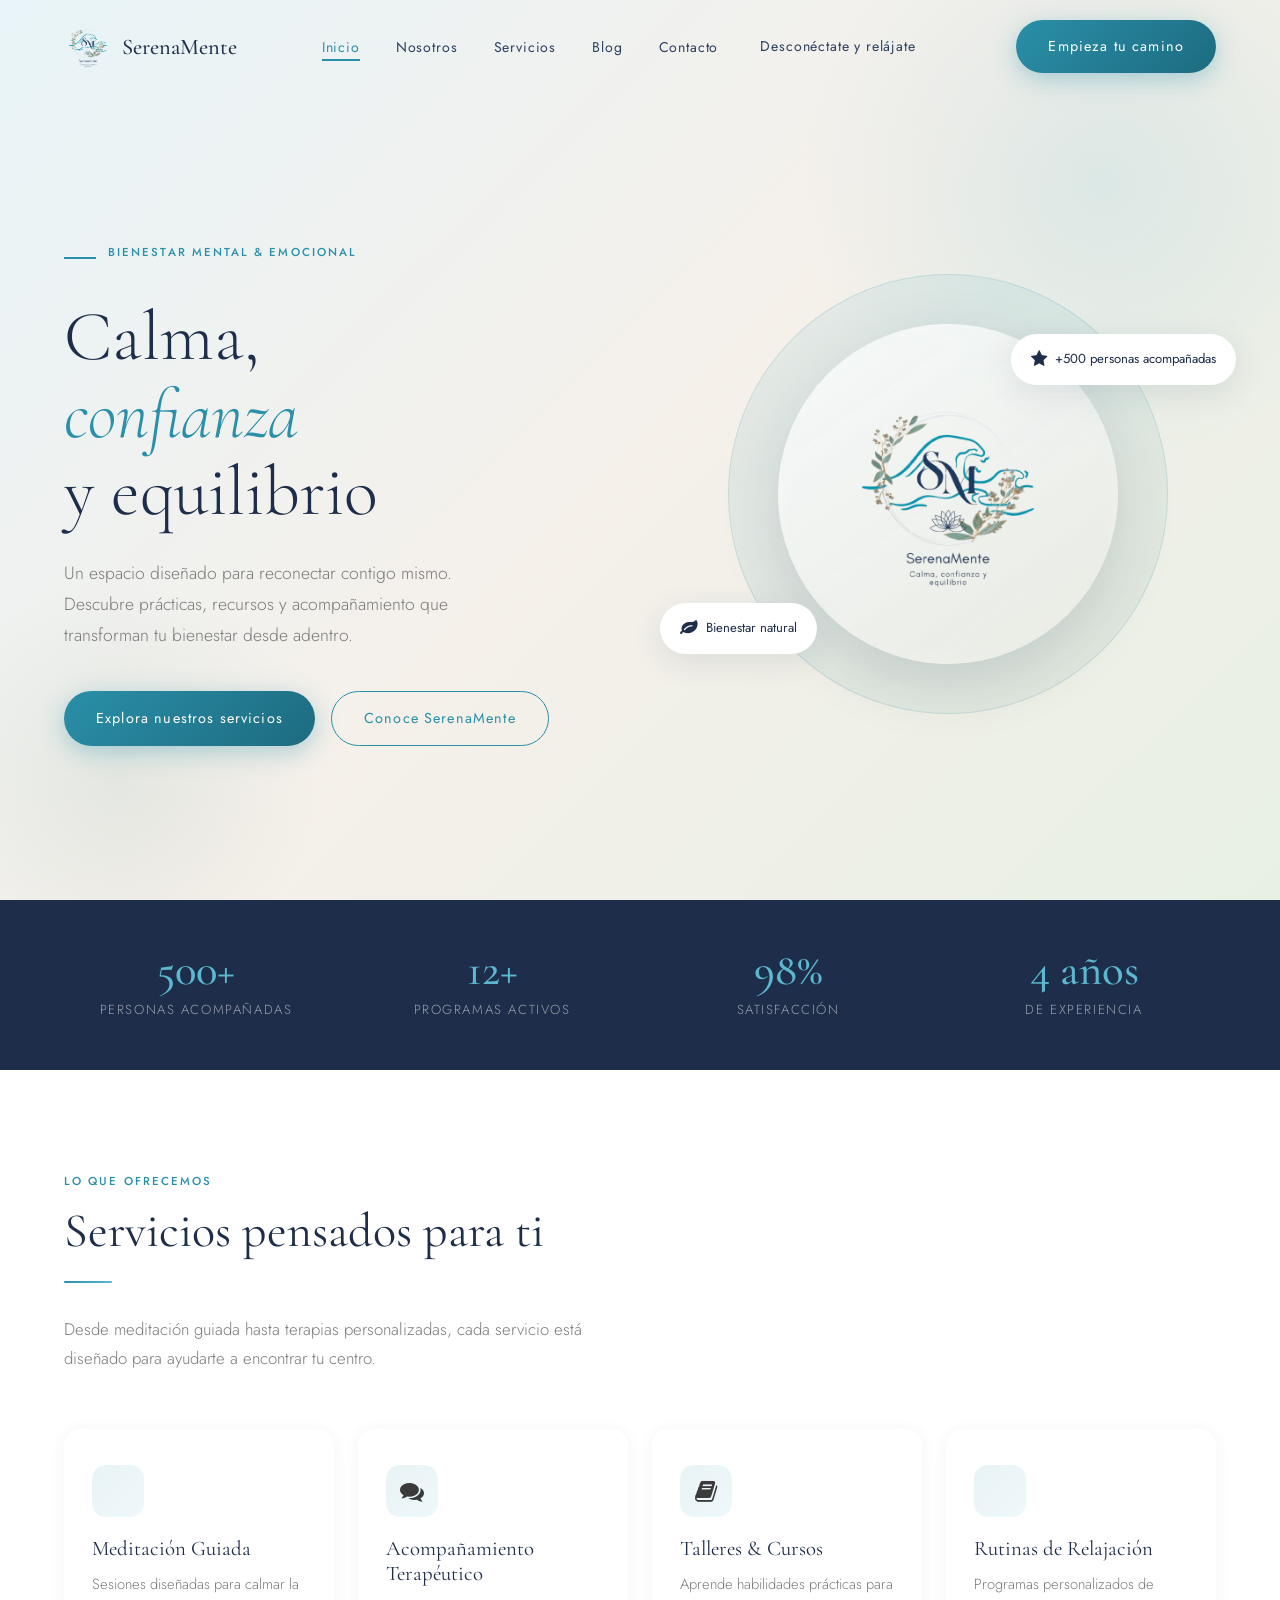
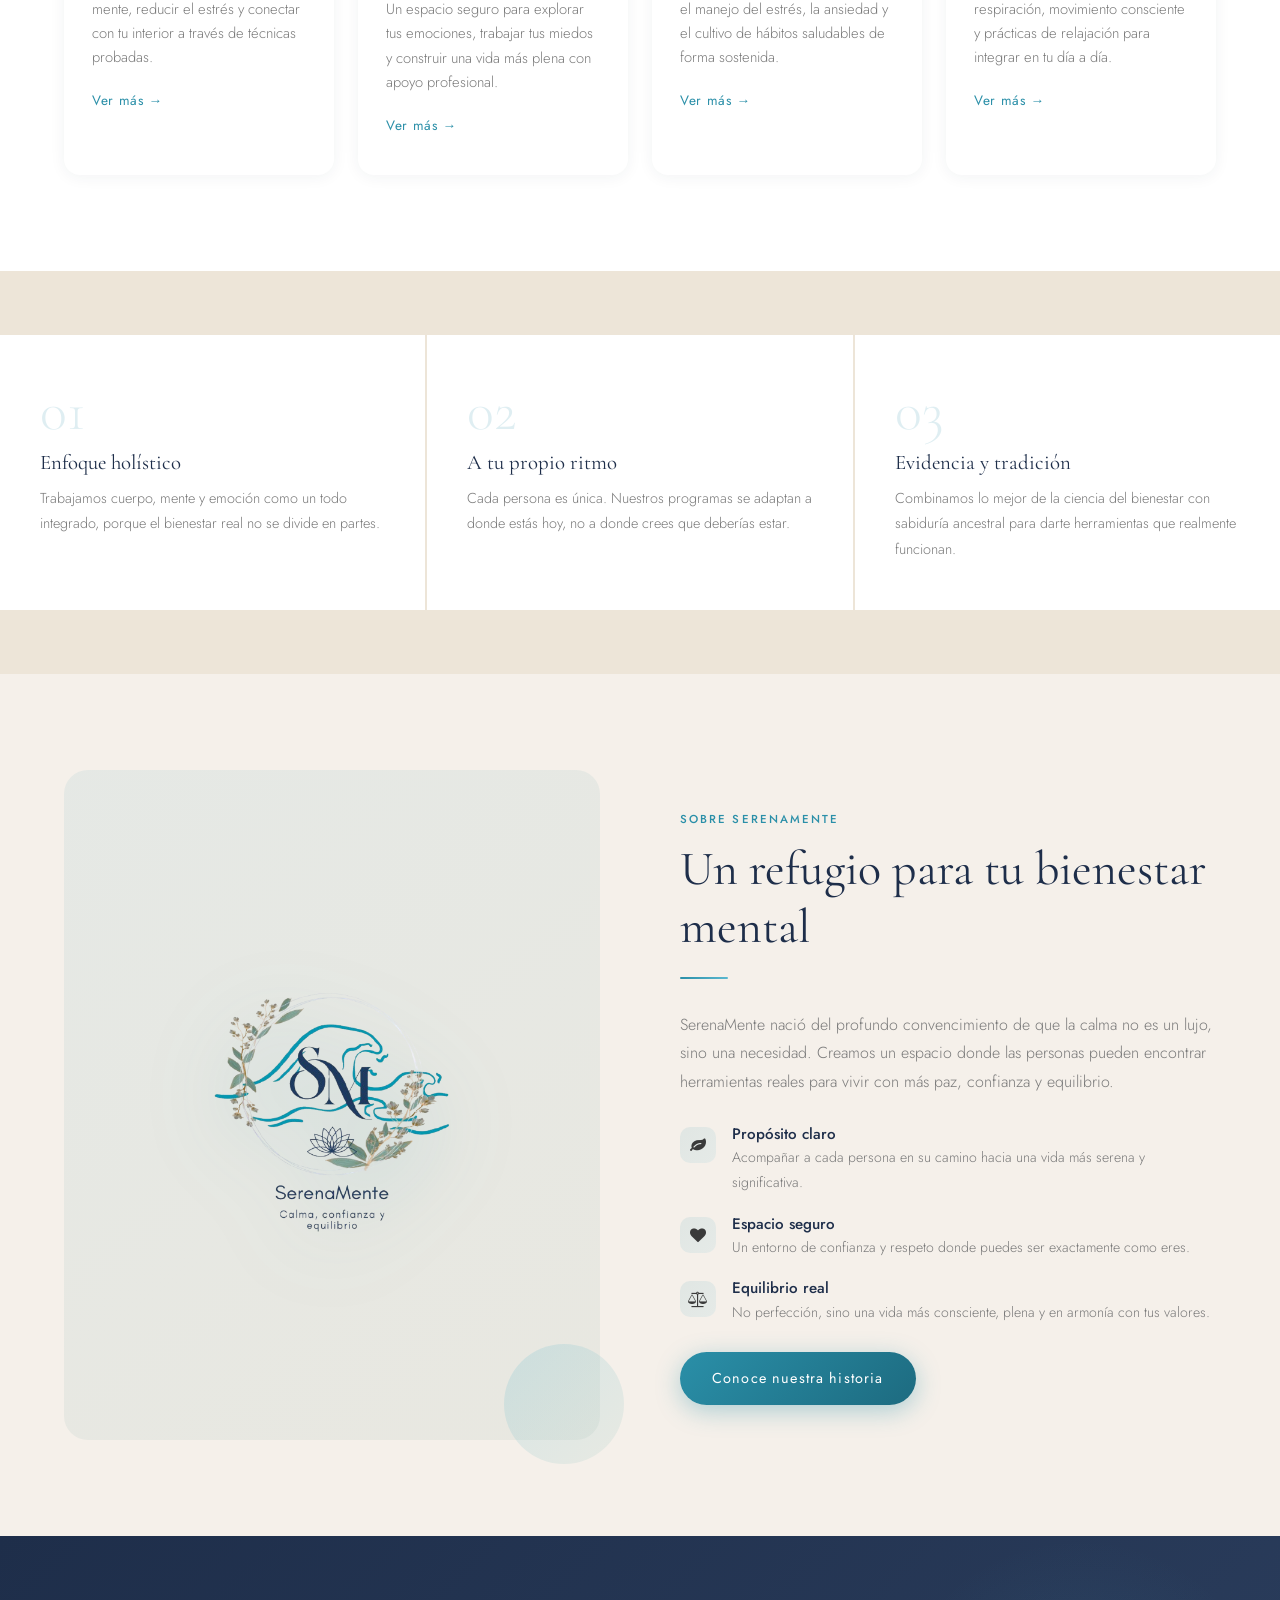
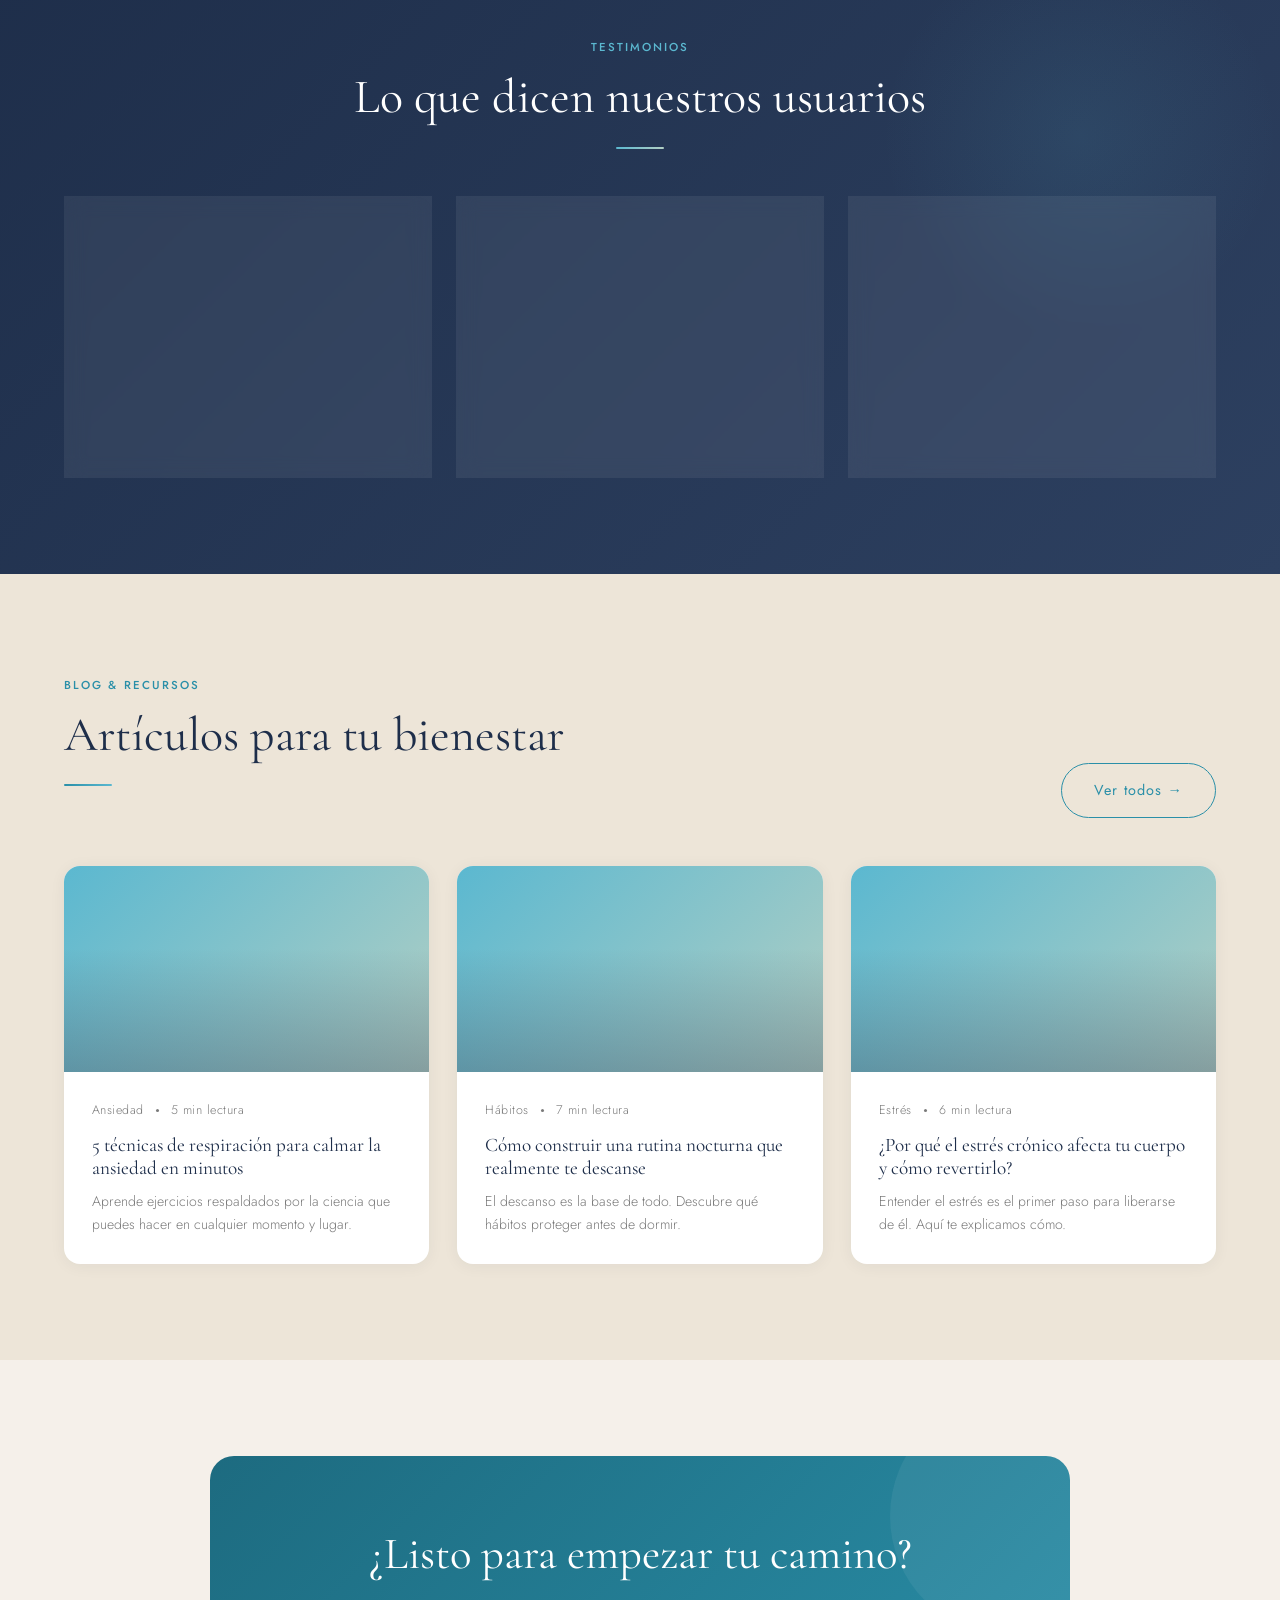
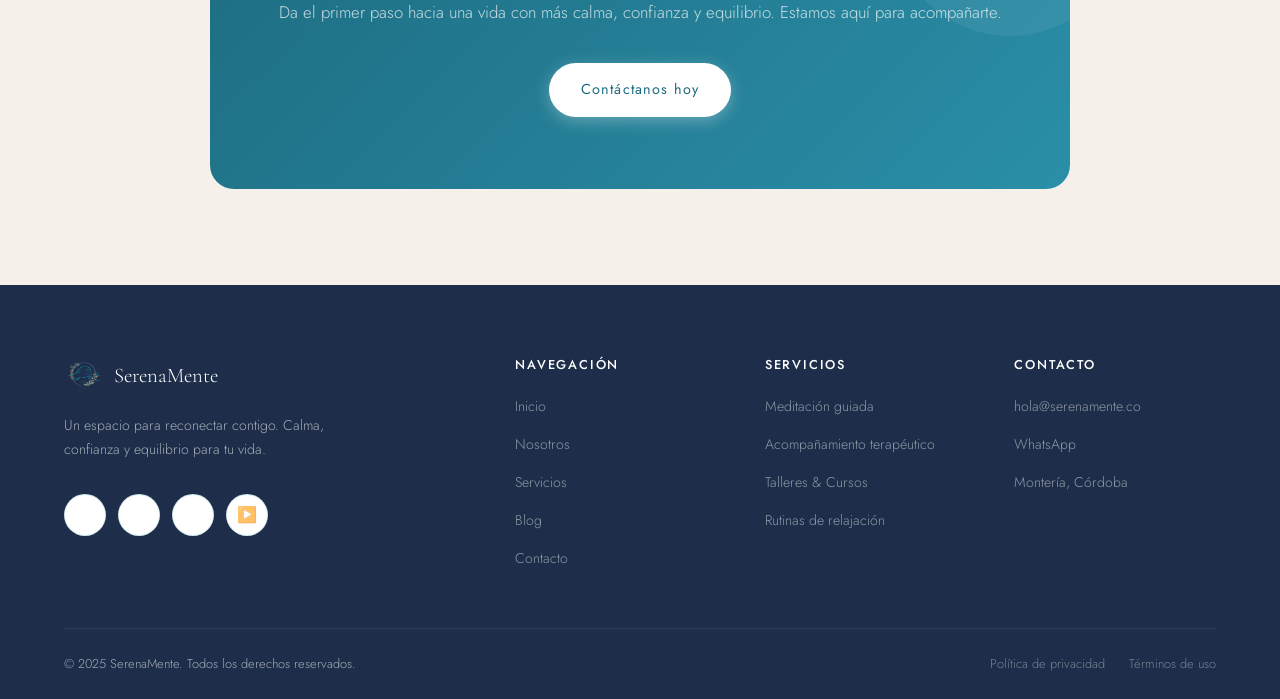
<file: index.html>
<!DOCTYPE html>
<html lang="es">
<head>
  <meta charset="UTF-8" />
  <meta name="viewport" content="width=device-width, initial-scale=1.0" />
  <title>SerenaMente — Calma, confianza y equilibrio</title>
  <link rel="stylesheet" href="styles.css" />
  <link rel="preconnect" href="https://fonts.googleapis.com" />
  <style>

    .features {
      background: var(--cream-dark);
    }
    .features-inner {
      display: grid;
      grid-template-columns: repeat(3, 1fr);
      gap: 2px;
    }
    .feature-block {
      background: var(--white);
      padding: 48px 40px;
      transition: var(--transition);
    }
    .feature-block:hover { background: var(--cream); }
    .feature-num {
      font-family: 'Cormorant Garamond', serif;
      font-size: 3.5rem;
      color: rgba(42,143,168,0.15);
      line-height: 1;
      margin-bottom: 12px;
    }
    .feature-block h3 { font-size: 1.3rem; margin-bottom: 10px; }
    .feature-block p { font-size: 0.9rem; color: var(--text-muted); }

    .blog-section { background: var(--cream-dark); }

    .cta-section { padding: 96px 0; }

    @media (max-width: 900px) {
      .features-inner { grid-template-columns: 1fr; }
    }
  </style>
  <link rel="stylesheet" href="https://cdnjs.cloudflare.com/ajax/libs/font-awesome/4.7.0/css/font-awesome.min.css" />
</head>
<body>

  <nav class="navbar" id="navbar">
    <div class="container">
      <a href="index.html" class="nav-logo">
        <img src="Logojueves.jpeg" alt="SerenaMente Logo" />
        <span class="nav-logo-text">SerenaMente</span>
      </a>
      <ul class="nav-links">
        <li><a href="index.html" class="active">Inicio</a></li>
        <li><a href="nosotros.html">Nosotros</a></li>
        <li><a href="servicios.html">Servicios</a></li>
        <li><a href="blog.html">Blog</a></li>
        <li><a href="contacto.html">Contacto</a></li>
      </ul>
      <a href="contacto.html" class="btn btn-primary nav-cta">Empieza tu camino</a>
      <button class="hamburger" id="hamburger" aria-label="Menú">
        <span></span><span></span><span></span>
      </button>
    </div>
  </nav>

  <section class="hero">
    <div class="hero-bg"></div>
    <div class="container">
      <div class="hero-content">
        <div class="hero-eyebrow">
          <div class="hero-eyebrow-line"></div>
          <span class="tag">Bienestar mental & emocional</span>
        </div>
        <h1 class="hero-h1">
          Calma,<br><em>confianza</em><br>y equilibrio
        </h1>
        <p class="hero-desc">
          Un espacio diseñado para reconectar contigo mismo. Descubre prácticas, recursos y acompañamiento que transforman tu bienestar desde adentro.
        </p>
        <div class="hero-actions">
          <a href="servicios.html" class="btn btn-primary">Explora nuestros servicios</a>
          <a href="nosotros.html" class="btn btn-outline">Conoce SerenaMente</a>
        </div>
      </div>

      <div class="hero-visual">
        <div class="hero-circle">
          <div class="hero-circle-inner">
            <img src="Logojueves.jpeg" alt="SerenaMente" class="hero-logo-img" />
          </div>
        </div>
        <div class="hero-badge hero-badge-1">
          <span class="hero-badge-icon"><i class="fa fa-leaf"></i></span>
          <span>Bienestar natural</span>
        </div>
        <div class="hero-badge hero-badge-2">
          <span class="hero-badge-icon"><i class="fa fa-star"></i></span>
          <span>+500 personas acompañadas</span>
        </div>
      </div>
    </div>
  </section>

  <div class="stats-strip">
    <div class="container">
      <div>
        <div class="stat-num">500+</div>
        <div class="stat-label">Personas acompañadas</div>
      </div>
      <div>
        <div class="stat-num">12+</div>
        <div class="stat-label">Programas activos</div>
      </div>
      <div>
        <div class="stat-num">98%</div>
        <div class="stat-label">Satisfacción</div>
      </div>
      <div>
        <div class="stat-num">4 años</div>
        <div class="stat-label">De experiencia</div>
      </div>
    </div>
  </div>

  <section class="section" style="background: var(--white);">
    <div class="container">
      <div class="reveal">
        <span class="tag">Lo que ofrecemos</span>
        <h2 class="section-title">Servicios pensados para ti</h2>
        <div class="divider"></div>
        <p class="section-sub">Desde meditación guiada hasta terapias personalizadas, cada servicio está diseñado para ayudarte a encontrar tu centro.</p>
      </div>
      <div class="services-grid">
        <div class="service-card reveal">
          <div class="service-icon"><i class="fa fa-spa"></i></div>
          <h3>Meditación Guiada</h3>
          <p>Sesiones diseñadas para calmar la mente, reducir el estrés y conectar con tu interior a través de técnicas probadas.</p>
          <a href="servicios.html" class="service-link">Ver más →</a>
        </div>
        <div class="service-card reveal">
          <div class="service-icon"><i class="fa fa-comments"></i></div>
          <h3>Acompañamiento Terapéutico</h3>
          <p>Un espacio seguro para explorar tus emociones, trabajar tus miedos y construir una vida más plena con apoyo profesional.</p>
          <a href="servicios.html" class="service-link">Ver más →</a>
        </div>
        <div class="service-card reveal">
          <div class="service-icon"><i class="fa fa-book"></i></div>
          <h3>Talleres & Cursos</h3>
          <p>Aprende habilidades prácticas para el manejo del estrés, la ansiedad y el cultivo de hábitos saludables de forma sostenida.</p>
          <a href="servicios.html" class="service-link">Ver más →</a>
        </div>
        <div class="service-card reveal">
          <div class="service-icon"><i class="fa fa-water"></i></div>
          <h3>Rutinas de Relajación</h3>
          <p>Programas personalizados de respiración, movimiento consciente y prácticas de relajación para integrar en tu día a día.</p>
          <a href="servicios.html" class="service-link">Ver más →</a>
        </div>
      </div>
    </div>
  </section>

  <section class="features section-sm">
    <div class="features-inner">
      <div class="feature-block reveal">
        <div class="feature-num">01</div>
        <h3>Enfoque holístico</h3>
        <p>Trabajamos cuerpo, mente y emoción como un todo integrado, porque el bienestar real no se divide en partes.</p>
      </div>
      <div class="feature-block reveal">
        <div class="feature-num">02</div>
        <h3>A tu propio ritmo</h3>
        <p>Cada persona es única. Nuestros programas se adaptan a donde estás hoy, no a donde crees que deberías estar.</p>
      </div>
      <div class="feature-block reveal">
        <div class="feature-num">03</div>
        <h3>Evidencia y tradición</h3>
        <p>Combinamos lo mejor de la ciencia del bienestar con sabiduría ancestral para darte herramientas que realmente funcionan.</p>
      </div>
    </div>
  </section>

  <section class="section" style="background: var(--cream);">
    <div class="container">
      <div class="about-grid">
        <div class="about-visual reveal">
          <div class="about-img-wrap">
            <img src="Logojueves.jpeg" alt="SerenaMente" class="about-logo-large" />
          </div>
          <div class="about-accent"></div>
        </div>
        <div class="reveal">
          <span class="tag">Sobre SerenaMente</span>
          <h2 class="section-title">Un refugio para tu bienestar mental</h2>
          <div class="divider"></div>
          <p style="color: var(--text-muted); margin-bottom: 28px; font-size: 1rem; line-height: 1.8;">
            SerenaMente nació del profundo convencimiento de que la calma no es un lujo, sino una necesidad. Creamos un espacio donde las personas pueden encontrar herramientas reales para vivir con más paz, confianza y equilibrio.
          </p>
          <div class="about-list">
            <div class="about-item">
              <div class="about-item-icon"><i class="fa fa-leaf"></i></div>
              <div>
                <h4>Propósito claro</h4>
                <p>Acompañar a cada persona en su camino hacia una vida más serena y significativa.</p>
              </div>
            </div>
            <div class="about-item">
              <div class="about-item-icon"><i class="fa fa-heart"></i></div>
              <div>
                <h4>Espacio seguro</h4>
                <p>Un entorno de confianza y respeto donde puedes ser exactamente como eres.</p>
              </div>
            </div>
            <div class="about-item">
              <div class="about-item-icon"><i class="fa fa-balance-scale"></i></div>
              <div>
                <h4>Equilibrio real</h4>
                <p>No perfección, sino una vida más consciente, plena y en armonía con tus valores.</p>
              </div>
            </div>
          </div>
          <a href="nosotros.html" class="btn btn-primary" style="margin-top: 8px;">Conoce nuestra historia</a>
        </div>
      </div>
    </div>
  </section>

  <section class="section testimonials-bg">
    <div class="container">
      <div class="reveal" style="text-align: center;">
        <span class="tag" style="color: var(--teal-light);">Testimonios</span>
        <h2 class="section-title" style="color: white;">Lo que dicen nuestros usuarios</h2>
        <div class="divider" style="margin: 20px auto 0;"></div>
      </div>
      <div class="testimonials-grid" style="margin-top: 48px;">
        <div class="testimonial-card reveal">
          <div class="stars">★★★★★</div>
          <p class="testimonial-text">"Gracias a SerenaMente encontré herramientas reales para manejar mi ansiedad. Las meditaciones guiadas cambiaron mi manera de iniciar el día."</p>
          <div class="testimonial-author">
            <div class="author-avatar">M</div>
            <div>
              <div class="author-name">María Fernanda</div>
              <div class="author-role">Bogotá, Colombia</div>
            </div>
          </div>
        </div>
        <div class="testimonial-card reveal">
          <div class="stars">★★★★★</div>
          <p class="testimonial-text">"El acompañamiento terapéutico me ayudó a procesar situaciones que cargaba hace años. Me siento más liviano y con más claridad."</p>
          <div class="testimonial-author">
            <div class="author-avatar">C</div>
            <div>
              <div class="author-name">Carlos Alberto</div>
              <div class="author-role">Medellín, Colombia</div>
            </div>
          </div>
        </div>
        <div class="testimonial-card reveal">
          <div class="stars">★★★★★</div>
          <p class="testimonial-text">"Los talleres son increíbles. Aprendí técnicas de respiración que ahora uso a diario. Nunca pensé que algo tan sencillo pudiera cambiar tanto."</p>
          <div class="testimonial-author">
            <div class="author-avatar">L</div>
            <div>
              <div class="author-name">Laura Sofía</div>
              <div class="author-role">Barranquilla, Colombia</div>
            </div>
          </div>
        </div>
      </div>
    </div>
  </section>

  <section class="section blog-section">
    <div class="container">
      <div class="reveal" style="display: flex; justify-content: space-between; align-items: flex-end; flex-wrap: wrap; gap: 20px; margin-bottom: 48px;">
        <div>
          <span class="tag">Blog & Recursos</span>
          <h2 class="section-title">Artículos para tu bienestar</h2>
          <div class="divider"></div>
        </div>
        <a href="blog.html" class="btn btn-outline">Ver todos →</a>
      </div>
      <div class="blog-grid">
        <div class="blog-card reveal">
          <div class="blog-img"><i class="fa fa-wind"></i><div class="blog-img-overlay"></div></div>
          <div class="blog-body">
            <div class="blog-meta">
              <span>Ansiedad</span>
              <div class="blog-meta-dot"></div>
              <span>5 min lectura</span>
            </div>
            <h3>5 técnicas de respiración para calmar la ansiedad en minutos</h3>
            <p>Aprende ejercicios respaldados por la ciencia que puedes hacer en cualquier momento y lugar.</p>
          </div>
        </div>
        <div class="blog-card reveal">
          <div class="blog-img"><i class="fa fa-moon"></i><div class="blog-img-overlay"></div></div>
          <div class="blog-body">
            <div class="blog-meta">
              <span>Hábitos</span>
              <div class="blog-meta-dot"></div>
              <span>7 min lectura</span>
            </div>
            <h3>Cómo construir una rutina nocturna que realmente te descanse</h3>
            <p>El descanso es la base de todo. Descubre qué hábitos proteger antes de dormir.</p>
          </div>
        </div>
        <div class="blog-card reveal">
          <div class="blog-img"><i class="fa fa-brain"></i><div class="blog-img-overlay"></div></div>
          <div class="blog-body">
            <div class="blog-meta">
              <span>Estrés</span>
              <div class="blog-meta-dot"></div>
              <span>6 min lectura</span>
            </div>
            <h3>¿Por qué el estrés crónico afecta tu cuerpo y cómo revertirlo?</h3>
            <p>Entender el estrés es el primer paso para liberarse de él. Aquí te explicamos cómo.</p>
          </div>
        </div>
      </div>
    </div>
  </section>

  <section class="cta-section">
    <div class="container">
      <div class="cta-banner reveal" style="text-align: center;">
        <h2>¿Listo para empezar tu camino?</h2>
        <p>Da el primer paso hacia una vida con más calma, confianza y equilibrio. Estamos aquí para acompañarte.</p>
        <a href="contacto.html" class="btn btn-white">Contáctanos hoy</a>
      </div>
    </div>
  </section>

  <footer class="footer">
    <div class="container">
      <div class="footer-grid">
        <div>
          <div class="footer-brand-logo">
            <img src="Logojueves.jpeg" alt="Logo" />
            <span class="footer-brand-name">SerenaMente</span>
          </div>
          <p class="footer-desc">Un espacio para reconectar contigo. Calma, confianza y equilibrio para tu vida.</p>
          <div class="social-links">
            <a href="#" class="social-link" title="Instagram"><i class="fa fa-camera"></i></a>
            <a href="#" class="social-link" title="Facebook"><i class="fa fa-heart"></i></a>
            <a href="#" class="social-link" title="WhatsApp"><i class="fa fa-comments"></i></a>
            <a href="#" class="social-link" title="YouTube">▶️</a>
          </div>
        </div>
        <div class="footer-col">
          <h4>Navegación</h4>
          <ul class="footer-links">
            <li><a href="index.html">Inicio</a></li>
            <li><a href="nosotros.html">Nosotros</a></li>
            <li><a href="servicios.html">Servicios</a></li>
            <li><a href="blog.html">Blog</a></li>
            <li><a href="contacto.html">Contacto</a></li>
          </ul>
        </div>
        <div class="footer-col">
          <h4>Servicios</h4>
          <ul class="footer-links">
            <li><a href="servicios.html">Meditación guiada</a></li>
            <li><a href="servicios.html">Acompañamiento terapéutico</a></li>
            <li><a href="servicios.html">Talleres & Cursos</a></li>
            <li><a href="servicios.html">Rutinas de relajación</a></li>
          </ul>
        </div>
        <div class="footer-col">
          <h4>Contacto</h4>
          <ul class="footer-links">
            <li><a href="mailto:hola@serenamente.co">hola@serenamente.co</a></li>
            <li><a href="https://wa.me/57XXXXXXXXXX">WhatsApp</a></li>
            <li><a href="#">Montería, Córdoba</a></li>
          </ul>
        </div>
      </div>
      <div class="footer-bottom">
        <span>© 2025 SerenaMente. Todos los derechos reservados.</span>
        <div class="footer-bottom-links">
          <a href="#">Política de privacidad</a>
          <a href="#">Términos de uso</a>
        </div>
      </div>
    </div>
  </footer>

  <script>
    const navbar = document.getElementById('navbar');
    window.addEventListener('scroll', () => {
      navbar.classList.toggle('scrolled', window.scrollY > 50);
    });

    const revealEls = document.querySelectorAll('.reveal');
    const observer = new IntersectionObserver(entries => {
      entries.forEach((e, i) => {
        if (e.isIntersecting) {
          setTimeout(() => e.target.classList.add('visible'), i * 80);
          observer.unobserve(e.target);
        }
      });
    }, { threshold: 0.12 });
    revealEls.forEach(el => observer.observe(el));

    document.getElementById('hamburger').addEventListener('click', () => {
      alert('Menú móvil — puedes agregar un drawer aquí');
    });
  </script>
  <script src="zen_addon.js"></script>
</body>
</html>
</file>
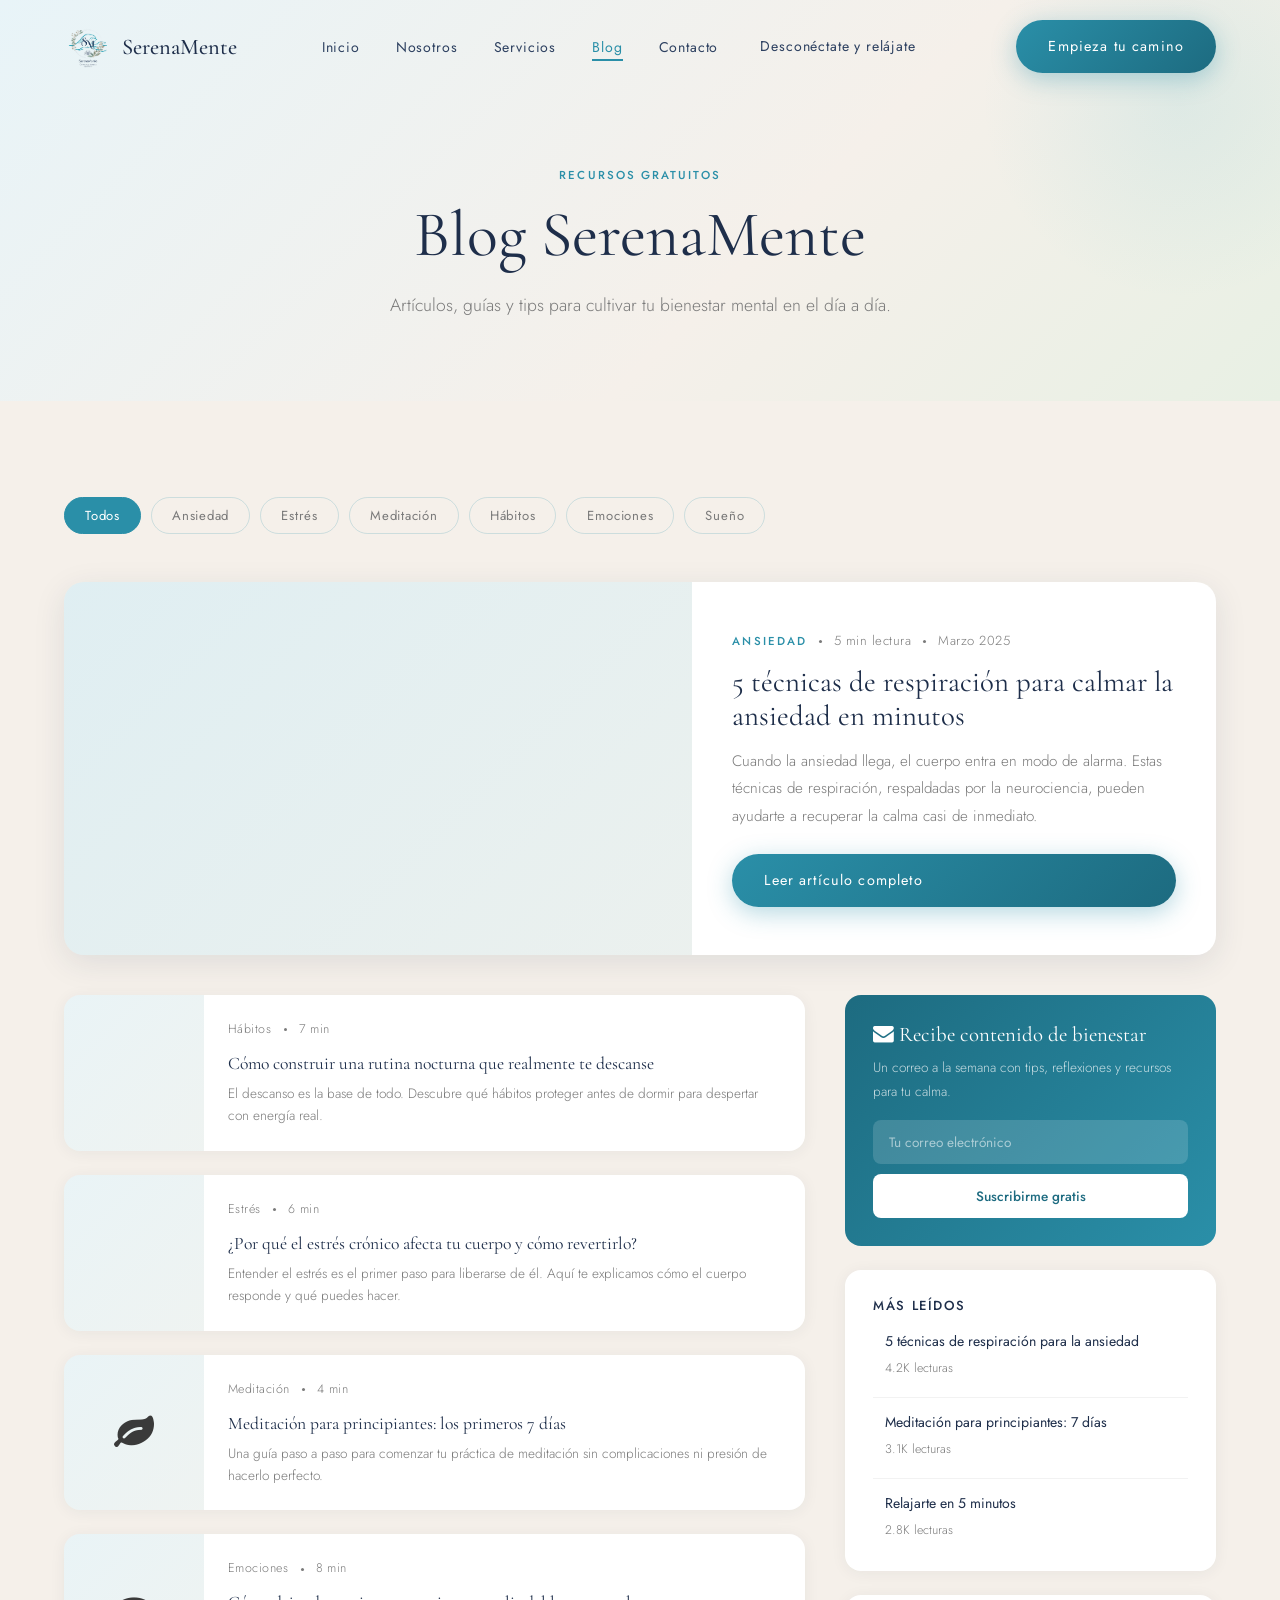
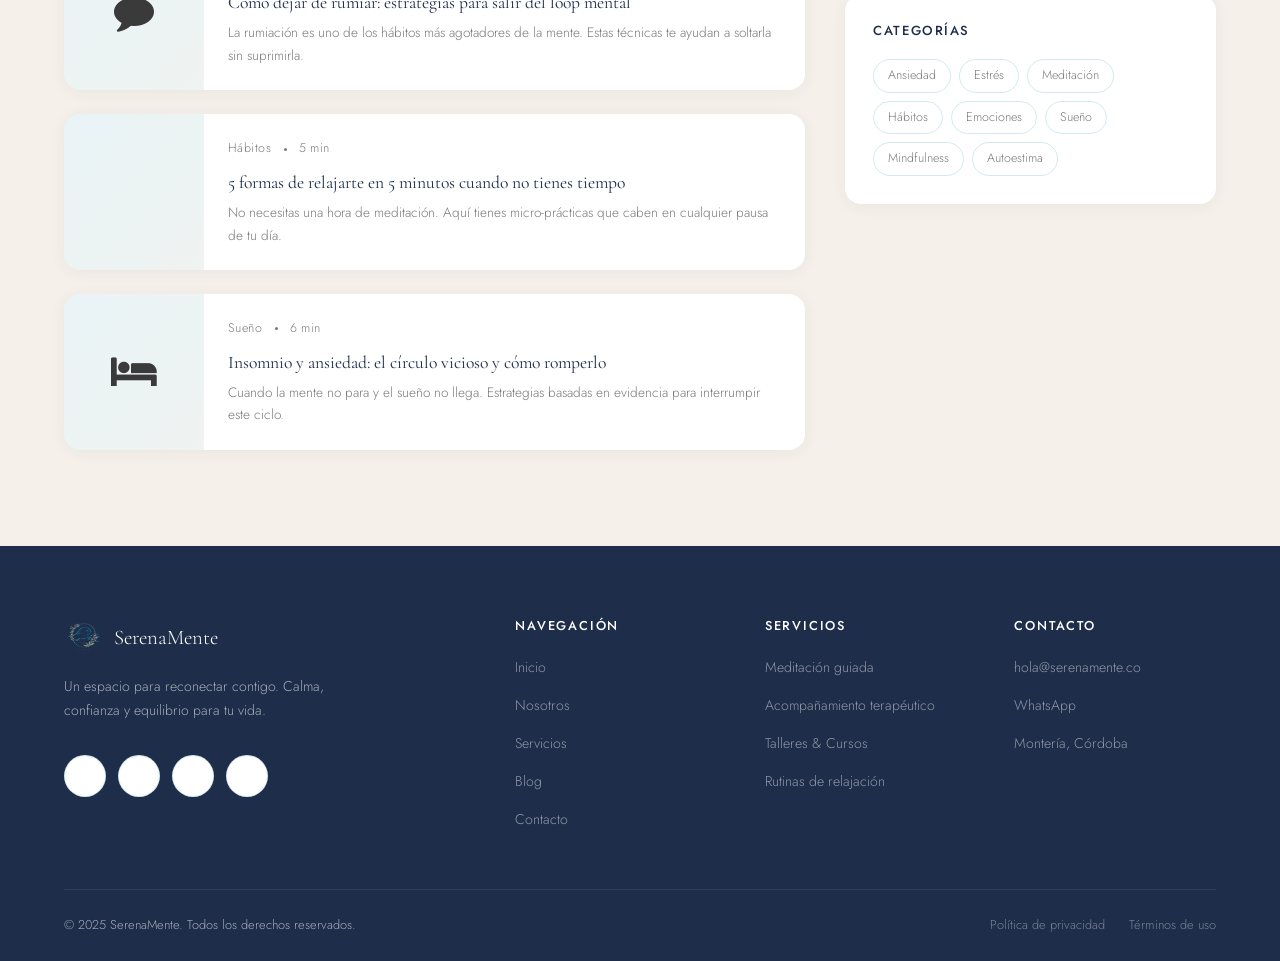
<file: blog.html>
<!DOCTYPE html>
<html lang="es">
<head>
  <meta charset="UTF-8" />
  <meta name="viewport" content="width=device-width, initial-scale=1.0" />
  <title>Blog — SerenaMente</title>
  <link rel="stylesheet" href="styles.css" />
  <link rel="preconnect" href="https://fonts.googleapis.com" />
  <style>
    .filter-bar {
      display: flex;
      gap: 10px;
      flex-wrap: wrap;
      margin-bottom: 48px;
    }
    .filter-btn {
      padding: 8px 20px;
      border-radius: 50px;
      font-size: 0.82rem;
      font-weight: 400;
      letter-spacing: 0.06em;
      border: 1.5px solid rgba(42,143,168,0.2);
      background: transparent;
      color: var(--text-muted);
      cursor: pointer;
      transition: var(--transition);
      font-family: 'Jost', sans-serif;
    }
    .filter-btn:hover,
    .filter-btn.active {
      background: var(--teal);
      border-color: var(--teal);
      color: var(--white);
    }

    .blog-hero-card {
      background: var(--white);
      border-radius: 20px;
      overflow: hidden;
      box-shadow: var(--shadow);
      display: grid;
      grid-template-columns: 1.2fr 1fr;
      margin-bottom: 40px;
      transition: var(--transition);
    }
    .blog-hero-card:hover { box-shadow: var(--shadow-lg); transform: translateY(-3px); }
    .blog-hero-img {
      background: linear-gradient(135deg, rgba(42,143,168,0.15), rgba(122,158,142,0.15));
      display: flex; align-items: center; justify-content: center;
      font-size: 6rem;
      min-height: 320px;
    }
    .blog-hero-body { padding: 48px 40px; display: flex; flex-direction: column; justify-content: center; }
    .blog-hero-body h2 { font-size: 1.8rem; margin-bottom: 14px; }
    .blog-hero-body p { font-size: 0.95rem; color: var(--text-muted); line-height: 1.8; margin-bottom: 24px; }

    .blog-main-grid {
      display: grid;
      grid-template-columns: 2fr 1fr;
      gap: 40px;
      align-items: start;
    }

    .blog-list { display: flex; flex-direction: column; gap: 24px; }

    .blog-list-card {
      background: var(--white);
      border-radius: var(--radius);
      overflow: hidden;
      display: grid;
      grid-template-columns: 140px 1fr;
      box-shadow: 0 2px 16px rgba(30,46,74,0.06);
      transition: var(--transition);
    }
    .blog-list-card:hover { transform: translateX(4px); box-shadow: var(--shadow); }
    .blog-list-img {
      background: linear-gradient(135deg, rgba(42,143,168,0.1), rgba(122,158,142,0.12));
      display: flex; align-items: center; justify-content: center;
      font-size: 2.5rem;
    }
    .blog-list-body { padding: 24px; }
    .blog-list-body h3 { font-size: 1.1rem; margin-bottom: 8px; transition: color var(--transition); }
    .blog-list-card:hover h3 { color: var(--teal); }
    .blog-list-body p { font-size: 0.85rem; color: var(--text-muted); line-height: 1.65; }

    /* Sidebar */
    .sidebar { position: sticky; top: 100px; }
    .sidebar-block {
      background: var(--white);
      border-radius: var(--radius);
      padding: 28px;
      box-shadow: 0 2px 16px rgba(30,46,74,0.06);
      margin-bottom: 24px;
    }
    .sidebar-block h4 {
      font-family: 'Jost', sans-serif;
      font-size: 0.82rem;
      font-weight: 500;
      letter-spacing: 0.12em;
      text-transform: uppercase;
      color: var(--navy);
      margin-bottom: 20px;
    }
    .sidebar-article {
      display: flex; gap: 12px;
      margin-bottom: 16px;
      padding-bottom: 16px;
      border-bottom: 1px solid rgba(0,0,0,0.05);
    }
    .sidebar-article:last-child { border: none; margin-bottom: 0; padding-bottom: 0; }
    .sidebar-article-emoji { font-size: 1.5rem; flex-shrink: 0; }
    .sidebar-article h5 { font-family: 'Jost', sans-serif; font-size: 0.88rem; font-weight: 400; color: var(--navy); margin-bottom: 3px; transition: color var(--transition); cursor: pointer; }
    .sidebar-article h5:hover { color: var(--teal); }
    .sidebar-article span { font-size: 0.78rem; color: var(--text-muted); }

    .tags-list { display: flex; flex-wrap: wrap; gap: 8px; }
    .tag-chip {
      padding: 5px 14px;
      border-radius: 50px;
      border: 1.5px solid rgba(42,143,168,0.2);
      font-size: 0.78rem;
      color: var(--text-muted);
      cursor: pointer;
      transition: var(--transition);
    }
    .tag-chip:hover { background: var(--teal); border-color: var(--teal); color: var(--white); }

    .newsletter-block {
      background: linear-gradient(135deg, var(--teal-dark), var(--teal));
      border-radius: var(--radius);
      padding: 28px;
      color: var(--white);
      margin-bottom: 24px;
    }
    .newsletter-block h4 { color: var(--white); font-family: 'Cormorant Garamond', serif; font-size: 1.3rem; margin-bottom: 8px; }
    .newsletter-block p { font-size: 0.85rem; color: rgba(255,255,255,0.75); margin-bottom: 16px; }
    .newsletter-input {
      width: 100%;
      padding: 12px 16px;
      border-radius: 8px;
      border: none;
      background: rgba(255,255,255,0.15);
      color: var(--white);
      font-family: 'Jost', sans-serif;
      font-size: 0.85rem;
      margin-bottom: 10px;
      outline: none;
    }
    .newsletter-input::placeholder { color: rgba(255,255,255,0.55); }
    .newsletter-btn {
      width: 100%;
      padding: 12px;
      background: var(--white);
      color: var(--teal-dark);
      border-radius: 8px;
      font-size: 0.85rem;
      font-weight: 500;
      font-family: 'Jost', sans-serif;
      transition: var(--transition);
    }
    .newsletter-btn:hover { background: var(--cream); }

    @media (max-width: 900px) {
      .blog-main-grid { grid-template-columns: 1fr; }
      .blog-hero-card { grid-template-columns: 1fr; }
      .sidebar { position: static; }
      .blog-list-card { grid-template-columns: 100px 1fr; }
    }
  </style>
  <link rel="stylesheet" href="https://cdnjs.cloudflare.com/ajax/libs/font-awesome/4.7.0/css/font-awesome.min.css" />
</head>
<body>

  <nav class="navbar scrolled" id="navbar">
    <div class="container">
      <a href="index.html" class="nav-logo">
        <img src="Logojueves.jpeg" alt="SerenaMente Logo" />
        <span class="nav-logo-text">SerenaMente</span>
      </a>
      <ul class="nav-links">
        <li><a href="index.html">Inicio</a></li>
        <li><a href="nosotros.html">Nosotros</a></li>
        <li><a href="servicios.html">Servicios</a></li>
        <li><a href="blog.html" class="active">Blog</a></li>
        <li><a href="contacto.html">Contacto</a></li>
      </ul>
      <a href="contacto.html" class="btn btn-primary nav-cta">Empieza tu camino</a>
      <button class="hamburger" id="hamburger"><span></span><span></span><span></span></button>
    </div>
  </nav>

  <div class="page-header">
    <div class="container">
      <span class="tag">Recursos gratuitos</span>
      <h1>Blog SerenaMente</h1>
      <p>Artículos, guías y tips para cultivar tu bienestar mental en el día a día.</p>
    </div>
  </div>

  <section class="section" style="background: var(--cream);">
    <div class="container">

      <div class="filter-bar reveal">
        <button class="filter-btn active">Todos</button>
        <button class="filter-btn">Ansiedad</button>
        <button class="filter-btn">Estrés</button>
        <button class="filter-btn">Meditación</button>
        <button class="filter-btn">Hábitos</button>
        <button class="filter-btn">Emociones</button>
        <button class="filter-btn">Sueño</button>
      </div>

      <div class="blog-hero-card reveal">
        <div class="blog-hero-img"><i class="fa fa-wind"></i></div>
        <div class="blog-hero-body">
          <div class="blog-meta" style="margin-bottom: 12px;">
            <span class="tag" style="margin: 0;">Ansiedad</span>
            <div class="blog-meta-dot"></div>
            <span style="font-size:0.82rem; color:var(--text-muted);">5 min lectura</span>
            <div class="blog-meta-dot"></div>
            <span style="font-size:0.82rem; color:var(--text-muted);">Marzo 2025</span>
          </div>
          <h2>5 técnicas de respiración para calmar la ansiedad en minutos</h2>
          <p>Cuando la ansiedad llega, el cuerpo entra en modo de alarma. Estas técnicas de respiración, respaldadas por la neurociencia, pueden ayudarte a recuperar la calma casi de inmediato.</p>
          <a href="#" class="btn btn-primary">Leer artículo completo</a>
        </div>
      </div>

      <div class="blog-main-grid">
        <div class="blog-list">
          <div class="blog-list-card reveal">
            <div class="blog-list-img"><i class="fa fa-moon"></i></div>
            <div class="blog-list-body">
              <div class="blog-meta"><span>Hábitos</span><div class="blog-meta-dot"></div><span>7 min</span></div>
              <h3>Cómo construir una rutina nocturna que realmente te descanse</h3>
              <p>El descanso es la base de todo. Descubre qué hábitos proteger antes de dormir para despertar con energía real.</p>
            </div>
          </div>
          <div class="blog-list-card reveal">
            <div class="blog-list-img"><i class="fa fa-brain"></i></div>
            <div class="blog-list-body">
              <div class="blog-meta"><span>Estrés</span><div class="blog-meta-dot"></div><span>6 min</span></div>
              <h3>¿Por qué el estrés crónico afecta tu cuerpo y cómo revertirlo?</h3>
              <p>Entender el estrés es el primer paso para liberarse de él. Aquí te explicamos cómo el cuerpo responde y qué puedes hacer.</p>
            </div>
          </div>
          <div class="blog-list-card reveal">
            <div class="blog-list-img"><i class="fa fa-leaf"></i></div>
            <div class="blog-list-body">
              <div class="blog-meta"><span>Meditación</span><div class="blog-meta-dot"></div><span>4 min</span></div>
              <h3>Meditación para principiantes: los primeros 7 días</h3>
              <p>Una guía paso a paso para comenzar tu práctica de meditación sin complicaciones ni presión de hacerlo perfecto.</p>
            </div>
          </div>
          <div class="blog-list-card reveal">
            <div class="blog-list-img"><i class="fa fa-comment"></i></div>
            <div class="blog-list-body">
              <div class="blog-meta"><span>Emociones</span><div class="blog-meta-dot"></div><span>8 min</span></div>
              <h3>Cómo dejar de rumiar: estrategias para salir del loop mental</h3>
              <p>La rumiación es uno de los hábitos más agotadores de la mente. Estas técnicas te ayudan a soltarla sin suprimirla.</p>
            </div>
          </div>
          <div class="blog-list-card reveal">
            <div class="blog-list-img"><i class="fa fa-sun"></i></div>
            <div class="blog-list-body">
              <div class="blog-meta"><span>Hábitos</span><div class="blog-meta-dot"></div><span>5 min</span></div>
              <h3>5 formas de relajarte en 5 minutos cuando no tienes tiempo</h3>
              <p>No necesitas una hora de meditación. Aquí tienes micro-prácticas que caben en cualquier pausa de tu día.</p>
            </div>
          </div>
          <div class="blog-list-card reveal">
            <div class="blog-list-img"><i class="fa fa-bed"></i></div>
            <div class="blog-list-body">
              <div class="blog-meta"><span>Sueño</span><div class="blog-meta-dot"></div><span>6 min</span></div>
              <h3>Insomnio y ansiedad: el círculo vicioso y cómo romperlo</h3>
              <p>Cuando la mente no para y el sueño no llega. Estrategias basadas en evidencia para interrumpir este ciclo.</p>
            </div>
          </div>
        </div>

        <aside class="sidebar">
          <div class="newsletter-block reveal">
            <h4><i class="fa fa-envelope"></i> Recibe contenido de bienestar</h4>
            <p>Un correo a la semana con tips, reflexiones y recursos para tu calma.</p>
            <input type="email" class="newsletter-input" placeholder="Tu correo electrónico" />
            <button class="newsletter-btn">Suscribirme gratis</button>
          </div>
          <div class="sidebar-block reveal">
            <h4>Más leídos</h4>
            <div class="sidebar-article">
              <div class="sidebar-article-emoji"><i class="fa fa-wind"></i></div>
              <div>
                <h5>5 técnicas de respiración para la ansiedad</h5>
                <span>4.2K lecturas</span>
              </div>
            </div>
            <div class="sidebar-article">
              <div class="sidebar-article-emoji"><i class="fa fa-spa"></i></div>
              <div>
                <h5>Meditación para principiantes: 7 días</h5>
                <span>3.1K lecturas</span>
              </div>
            </div>
            <div class="sidebar-article">
              <div class="sidebar-article-emoji"><i class="fa fa-sun"></i></div>
              <div>
                <h5>Relajarte en 5 minutos</h5>
                <span>2.8K lecturas</span>
              </div>
            </div>
          </div>
          <div class="sidebar-block reveal">
            <h4>Categorías</h4>
            <div class="tags-list">
              <span class="tag-chip">Ansiedad</span>
              <span class="tag-chip">Estrés</span>
              <span class="tag-chip">Meditación</span>
              <span class="tag-chip">Hábitos</span>
              <span class="tag-chip">Emociones</span>
              <span class="tag-chip">Sueño</span>
              <span class="tag-chip">Mindfulness</span>
              <span class="tag-chip">Autoestima</span>
            </div>
          </div>
        </aside>
      </div>
    </div>
  </section>

  <footer class="footer">
    <div class="container">
      <div class="footer-grid">
        <div>
          <div class="footer-brand-logo">
            <img src="Logojueves.jpeg" alt="Logo" />
            <span class="footer-brand-name">SerenaMente</span>
          </div>
          <p class="footer-desc">Un espacio para reconectar contigo. Calma, confianza y equilibrio para tu vida.</p>
          <div class="social-links">
            <a href="#" class="social-link"><i class="fa fa-camera"></i></a>
            <a href="#" class="social-link"><i class="fa fa-heart"></i></a>
            <a href="#" class="social-link"><i class="fa fa-comments"></i></a>
            <a href="#" class="social-link"><i class="fa fa-heart"></i></a>
          </div>
        </div>
        <div class="footer-col">
          <h4>Navegación</h4>
          <ul class="footer-links">
            <li><a href="index.html">Inicio</a></li>
            <li><a href="nosotros.html">Nosotros</a></li>
            <li><a href="servicios.html">Servicios</a></li>
            <li><a href="blog.html">Blog</a></li>
            <li><a href="contacto.html">Contacto</a></li>
          </ul>
        </div>
        <div class="footer-col">
          <h4>Servicios</h4>
          <ul class="footer-links">
            <li><a href="servicios.html">Meditación guiada</a></li>
            <li><a href="servicios.html">Acompañamiento terapéutico</a></li>
            <li><a href="servicios.html">Talleres & Cursos</a></li>
            <li><a href="servicios.html">Rutinas de relajación</a></li>
          </ul>
        </div>
        <div class="footer-col">
          <h4>Contacto</h4>
          <ul class="footer-links">
            <li><a href="mailto:hola@serenamente.co">hola@serenamente.co</a></li>
            <li><a href="#">WhatsApp</a></li>
            <li><a href="#">Montería, Córdoba</a></li>
          </ul>
        </div>
      </div>
      <div class="footer-bottom">
        <span>© 2025 SerenaMente. Todos los derechos reservados.</span>
        <div class="footer-bottom-links">
          <a href="#">Política de privacidad</a>
          <a href="#">Términos de uso</a>
        </div>
      </div>
    </div>
  </footer>

  <script>
    const navbar = document.getElementById('navbar');
    window.addEventListener('scroll', () => navbar.classList.toggle('scrolled', window.scrollY > 50));
    const revealEls = document.querySelectorAll('.reveal');
    const observer = new IntersectionObserver(entries => {
      entries.forEach((e, i) => { if (e.isIntersecting) { setTimeout(() => e.target.classList.add('visible'), i * 80); observer.unobserve(e.target); }});
    }, { threshold: 0.1 });
    revealEls.forEach(el => observer.observe(el));

    document.querySelectorAll('.filter-btn').forEach(btn => {
      btn.addEventListener('click', () => {
        document.querySelectorAll('.filter-btn').forEach(b => b.classList.remove('active'));
        btn.classList.add('active');
      });
    });
  </script>
  <script src="zen_addon.js"></script>
</body>
</html>
</file>
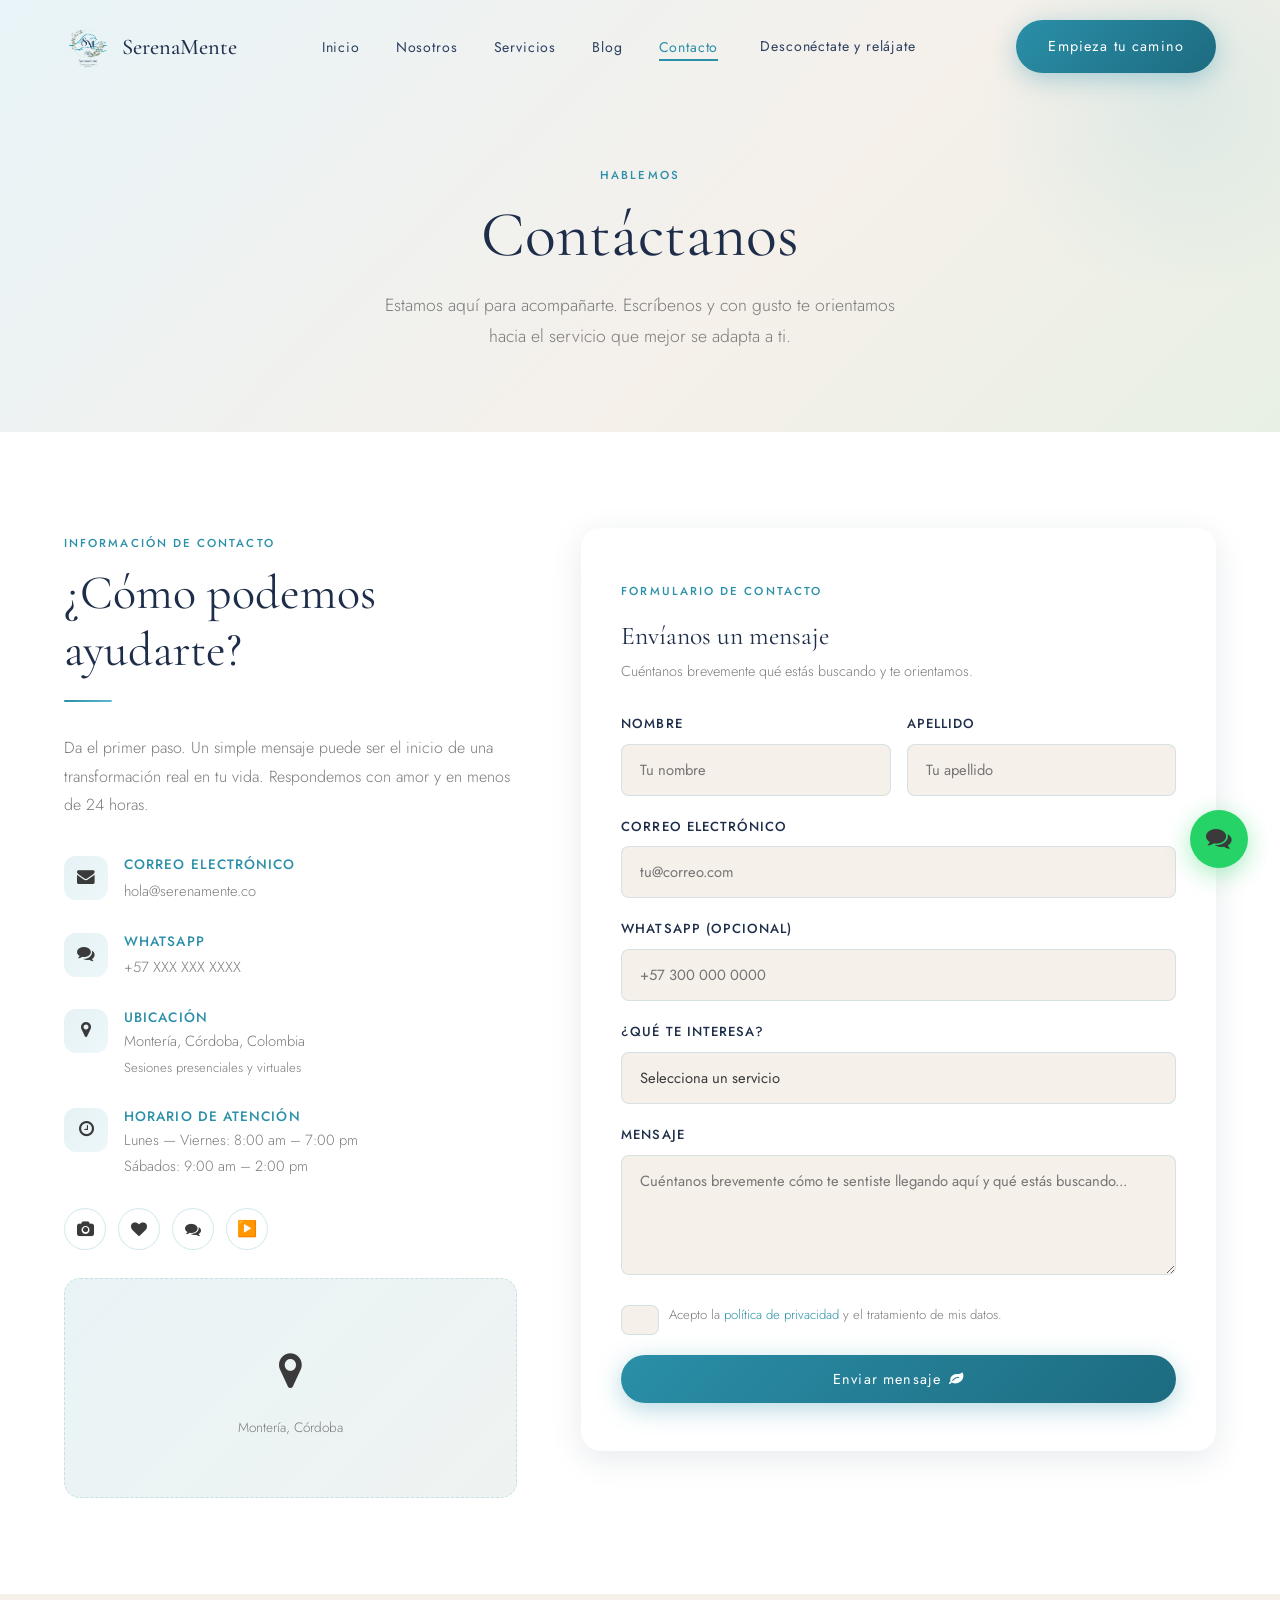
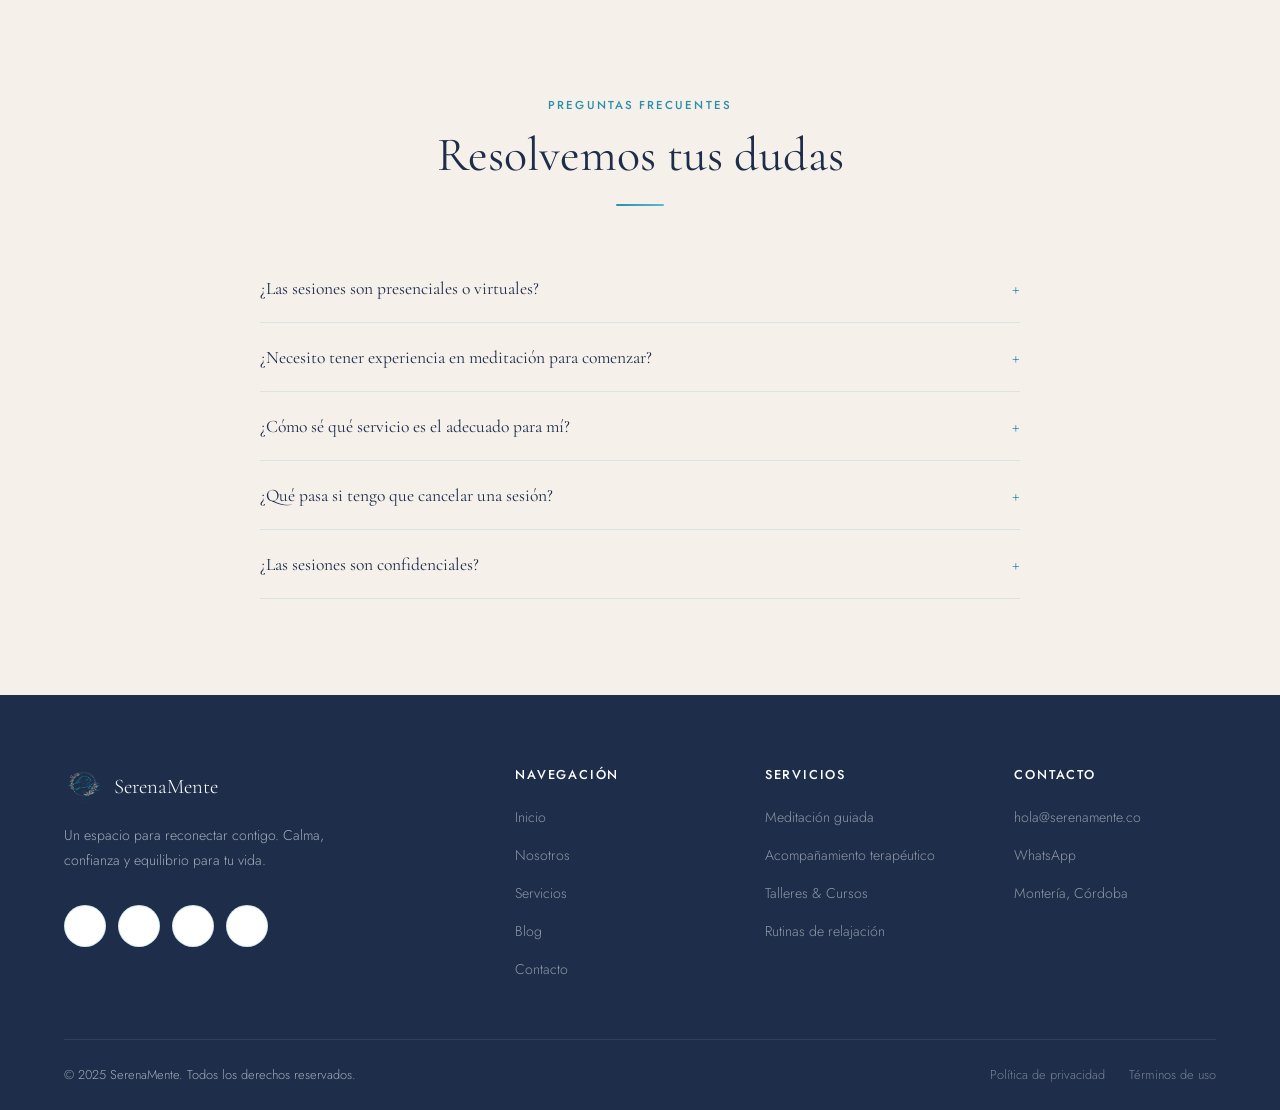
<file: contacto.html>
<!DOCTYPE html>
<html lang="es">
<head>
  <meta charset="UTF-8" />
  <meta name="viewport" content="width=device-width, initial-scale=1.0" />
  <title>Contacto — SerenaMente</title>
  <link rel="stylesheet" href="styles.css" />
  <link rel="preconnect" href="https://fonts.googleapis.com" />
  <style>
    .faq-list { margin-top: 48px; }
    .faq-item {
      border-bottom: 1px solid rgba(42,143,168,0.12);
      padding: 0;
    }
    .faq-question {
      width: 100%;
      display: flex;
      justify-content: space-between;
      align-items: center;
      padding: 22px 0;
      background: none;
      text-align: left;
      font-family: 'Cormorant Garamond', serif;
      font-size: 1.1rem;
      color: var(--navy);
      cursor: pointer;
      transition: color var(--transition);
    }
    .faq-question:hover { color: var(--teal); }
    .faq-icon {
      font-size: 1.2rem;
      transition: transform var(--transition);
      color: var(--teal);
    }
    .faq-item.open .faq-icon { transform: rotate(45deg); }
    .faq-answer {
      max-height: 0;
      overflow: hidden;
      transition: max-height 0.4s ease, padding 0.3s;
      font-size: 0.92rem;
      color: var(--text-muted);
      line-height: 1.8;
    }
    .faq-item.open .faq-answer {
      max-height: 300px;
      padding-bottom: 20px;
    }

    .whatsapp-float {
      position: fixed;
      bottom: 32px; right: 32px;
      z-index: 999;
      width: 58px; height: 58px;
      border-radius: 50%;
      background: #25D366;
      display: flex; align-items: center; justify-content: center;
      font-size: 1.6rem;
      box-shadow: 0 6px 24px rgba(37,211,102,0.4);
      transition: var(--transition);
      text-decoration: none;
    }
    .whatsapp-float:hover { transform: scale(1.1); box-shadow: 0 10px 32px rgba(37,211,102,0.5); }

    .map-placeholder {
      width: 100%;
      border-radius: var(--radius);
      height: 220px;
      background: linear-gradient(135deg, rgba(42,143,168,0.1), rgba(122,158,142,0.12));
      display: flex;
      flex-direction: column;
      align-items: center;
      justify-content: center;
      font-size: 2.5rem;
      gap: 10px;
      margin-top: 28px;
      border: 1.5px dashed rgba(42,143,168,0.2);
    }
    .map-placeholder p { font-size: 0.85rem; color: var(--text-muted); }

    .success-msg {
      display: none;
      background: linear-gradient(135deg, rgba(42,143,168,0.1), rgba(122,158,142,0.1));
      border: 1px solid rgba(42,143,168,0.2);
      border-radius: 12px;
      padding: 20px;
      text-align: center;
      margin-top: 20px;
    }
    .success-msg.show { display: block; }
    .success-msg p { color: var(--teal-dark); font-size: 0.95rem; }
  </style>
  <link rel="stylesheet" href="https://cdnjs.cloudflare.com/ajax/libs/font-awesome/4.7.0/css/font-awesome.min.css" />
</head>
<body>

  <a href="https://wa.me/57XXXXXXXXXX" class="whatsapp-float" title="WhatsApp" target="_blank"><i class="fa fa-comments"></i></a>

  <nav class="navbar scrolled" id="navbar">
    <div class="container">
      <a href="index.html" class="nav-logo">
        <img src="Logojueves.jpeg" alt="SerenaMente Logo" />
        <span class="nav-logo-text">SerenaMente</span>
      </a>
      <ul class="nav-links">
        <li><a href="index.html">Inicio</a></li>
        <li><a href="nosotros.html">Nosotros</a></li>
        <li><a href="servicios.html">Servicios</a></li>
        <li><a href="blog.html">Blog</a></li>
        <li><a href="contacto.html" class="active">Contacto</a></li>
      </ul>
      <a href="contacto.html" class="btn btn-primary nav-cta">Empieza tu camino</a>
      <button class="hamburger" id="hamburger"><span></span><span></span><span></span></button>
    </div>
  </nav>

  <div class="page-header">
    <div class="container">
      <span class="tag">Hablemos</span>
      <h1>Contáctanos</h1>
      <p>Estamos aquí para acompañarte. Escríbenos y con gusto te orientamos hacia el servicio que mejor se adapta a ti.</p>
    </div>
  </div>

  <section class="section" style="background: var(--white);">
    <div class="container">
      <div class="contact-grid">

        <div class="reveal">
          <span class="tag">Información de contacto</span>
          <h2 class="section-title">¿Cómo podemos ayudarte?</h2>
          <div class="divider"></div>
          <p style="color: var(--text-muted); margin-bottom: 36px; line-height: 1.8;">
            Da el primer paso. Un simple mensaje puede ser el inicio de una transformación real en tu vida. Respondemos con amor y en menos de 24 horas.
          </p>

          <div class="contact-info-item">
            <div class="contact-info-icon"><i class="fa fa-envelope"></i></div>
            <div>
              <h4>Correo electrónico</h4>
              <a href="mailto:hola@serenamente.co">hola@serenamente.co</a>
            </div>
          </div>
          <div class="contact-info-item">
            <div class="contact-info-icon"><i class="fa fa-comments"></i></div>
            <div>
              <h4>WhatsApp</h4>
              <a href="https://wa.me/57XXXXXXXXXX" target="_blank">+57 XXX XXX XXXX</a>
            </div>
          </div>
          <div class="contact-info-item">
            <div class="contact-info-icon"><i class="fa fa-map-marker"></i></div>
            <div>
              <h4>Ubicación</h4>
              <p>Montería, Córdoba, Colombia</p>
              <p style="font-size:0.82rem; margin-top: 2px;">Sesiones presenciales y virtuales</p>
            </div>
          </div>
          <div class="contact-info-item">
            <div class="contact-info-icon"><i class="fa fa-clock-o"></i></div>
            <div>
              <h4>Horario de atención</h4>
              <p>Lunes — Viernes: 8:00 am – 7:00 pm</p>
              <p>Sábados: 9:00 am – 2:00 pm</p>
            </div>
          </div>

          <div class="social-links" style="margin-top: 24px;">
            <a href="#" class="social-link" title="Instagram"><i class="fa fa-camera"></i></a>
            <a href="#" class="social-link" title="Facebook"><i class="fa fa-heart"></i></a>
            <a href="#" class="social-link" title="WhatsApp"><i class="fa fa-comments"></i></a>
            <a href="#" class="social-link" title="YouTube">▶️</a>
          </div>

          <div class="map-placeholder">
            <span><i class="fa fa-map-marker"></i></span>
            <p>Montería, Córdoba</p>
          </div>
        </div>

        <div class="contact-form reveal">
          <span class="tag">Formulario de contacto</span>
          <h3 style="font-size: 1.6rem; margin-bottom: 8px; margin-top: 8px;">Envíanos un mensaje</h3>
          <p style="font-size: 0.9rem; color: var(--text-muted); margin-bottom: 28px;">Cuéntanos brevemente qué estás buscando y te orientamos.</p>

          <div class="form-row">
            <div class="form-group">
              <label>Nombre</label>
              <input type="text" id="nombre" placeholder="Tu nombre" />
            </div>
            <div class="form-group">
              <label>Apellido</label>
              <input type="text" placeholder="Tu apellido" />
            </div>
          </div>

          <div class="form-group">
            <label>Correo electrónico</label>
            <input type="email" id="email" placeholder="tu@correo.com" />
          </div>

          <div class="form-group">
            <label>WhatsApp (opcional)</label>
            <input type="tel" placeholder="+57 300 000 0000" />
          </div>

          <div class="form-group">
            <label>¿Qué te interesa?</label>
            <select>
              <option value="">Selecciona un servicio</option>
              <option>Meditación guiada</option>
              <option>Acompañamiento terapéutico</option>
              <option>Talleres & Cursos</option>
              <option>Rutinas de relajación</option>
              <option>Llamada gratuita de orientación</option>
              <option>Otro</option>
            </select>
          </div>

          <div class="form-group">
            <label>Mensaje</label>
            <textarea placeholder="Cuéntanos brevemente cómo te sentiste llegando aquí y qué estás buscando..."></textarea>
          </div>

          <div class="form-group" style="display: flex; align-items: center; gap: 10px;">
            <input type="checkbox" id="privacy" style="width: auto; accent-color: var(--teal);" />
            <label for="privacy" style="font-size: 0.82rem; text-transform: none; letter-spacing: 0; color: var(--text-muted); font-weight: 300;">
              Acepto la <a href="#" style="color: var(--teal);">política de privacidad</a> y el tratamiento de mis datos.
            </label>
          </div>

          <button class="btn btn-primary" style="width: 100%; justify-content: center;" onclick="handleSubmit()">
            Enviar mensaje <i class="fa fa-leaf"></i>
          </button>

          <div class="success-msg" id="successMsg">
            <p><i class="fa fa-water"></i> ¡Gracias por escribirnos! Recibirás nuestra respuesta en menos de 24 horas. Respira tranquilo/a.</p>
          </div>
        </div>

      </div>
    </div>
  </section>

  <section class="section" style="background: var(--cream);">
    <div class="container" style="max-width: 760px;">
      <div class="reveal" style="text-align: center;">
        <span class="tag">Preguntas frecuentes</span>
        <h2 class="section-title">Resolvemos tus dudas</h2>
        <div class="divider" style="margin: 20px auto;"></div>
      </div>
      <div class="faq-list">
        <div class="faq-item reveal">
          <button class="faq-question" onclick="toggleFaq(this)">
            ¿Las sesiones son presenciales o virtuales?
            <span class="faq-icon">+</span>
          </button>
          <div class="faq-answer">
            Ofrecemos ambas modalidades. Las sesiones virtuales se realizan por videollamada (Zoom o Meet) y son igualmente efectivas. Las sesiones presenciales están disponibles en Montería, Córdoba.
          </div>
        </div>
        <div class="faq-item reveal">
          <button class="faq-question" onclick="toggleFaq(this)">
            ¿Necesito tener experiencia en meditación para comenzar?
            <span class="faq-icon">+</span>
          </button>
          <div class="faq-answer">
            Para nada. Nuestros servicios están diseñados para acompañar a personas en cualquier punto de su camino, desde quienes nunca han meditado hasta practicantes con años de experiencia. Siempre partimos de donde estás tú.
          </div>
        </div>
        <div class="faq-item reveal">
          <button class="faq-question" onclick="toggleFaq(this)">
            ¿Cómo sé qué servicio es el adecuado para mí?
            <span class="faq-icon">+</span>
          </button>
          <div class="faq-answer">
            Ofrecemos una llamada gratuita de 20 minutos donde conversamos sobre lo que estás viviendo y te orientamos hacia el servicio o plan que mejor se adapta a tus necesidades actuales.
          </div>
        </div>
        <div class="faq-item reveal">
          <button class="faq-question" onclick="toggleFaq(this)">
            ¿Qué pasa si tengo que cancelar una sesión?
            <span class="faq-icon">+</span>
          </button>
          <div class="faq-answer">
            Entendemos que la vida es cambiante. Puedes cancelar o reagendar con un mínimo de 24 horas de anticipación sin ningún cargo. Tu proceso es flexible, igual que tú.
          </div>
        </div>
        <div class="faq-item reveal">
          <button class="faq-question" onclick="toggleFaq(this)">
            ¿Las sesiones son confidenciales?
            <span class="faq-icon">+</span>
          </button>
          <div class="faq-answer">
            Absolutamente. Todo lo que compartes en tus sesiones es estrictamente confidencial. Tu privacidad y confianza son nuestra prioridad y la base de nuestra relación contigo.
          </div>
        </div>
      </div>
    </div>
  </section>

  <footer class="footer">
    <div class="container">
      <div class="footer-grid">
        <div>
          <div class="footer-brand-logo">
            <img src="Logojueves.jpeg" alt="Logo" />
            <span class="footer-brand-name">SerenaMente</span>
          </div>
          <p class="footer-desc">Un espacio para reconectar contigo. Calma, confianza y equilibrio para tu vida.</p>
          <div class="social-links">
            <a href="#" class="social-link"><i class="fa fa-camera"></i></a>
            <a href="#" class="social-link"><i class="fa fa-heart"></i></a>
            <a href="#" class="social-link"><i class="fa fa-comments"></i></a>
            <a href="#" class="social-link"><i class="fa fa-heart"></i></a>
          </div>
        </div>
        <div class="footer-col">
          <h4>Navegación</h4>
          <ul class="footer-links">
            <li><a href="index.html">Inicio</a></li>
            <li><a href="nosotros.html">Nosotros</a></li>
            <li><a href="servicios.html">Servicios</a></li>
            <li><a href="blog.html">Blog</a></li>
            <li><a href="contacto.html">Contacto</a></li>
          </ul>
        </div>
        <div class="footer-col">
          <h4>Servicios</h4>
          <ul class="footer-links">
            <li><a href="servicios.html">Meditación guiada</a></li>
            <li><a href="servicios.html">Acompañamiento terapéutico</a></li>
            <li><a href="servicios.html">Talleres & Cursos</a></li>
            <li><a href="servicios.html">Rutinas de relajación</a></li>
          </ul>
        </div>
        <div class="footer-col">
          <h4>Contacto</h4>
          <ul class="footer-links">
            <li><a href="mailto:hola@serenamente.co">hola@serenamente.co</a></li>
            <li><a href="#">WhatsApp</a></li>
            <li><a href="#">Montería, Córdoba</a></li>
          </ul>
        </div>
      </div>
      <div class="footer-bottom">
        <span>© 2025 SerenaMente. Todos los derechos reservados.</span>
        <div class="footer-bottom-links">
          <a href="#">Política de privacidad</a>
          <a href="#">Términos de uso</a>
        </div>
      </div>
    </div>
  </footer>

  <script>
    const navbar = document.getElementById('navbar');
    window.addEventListener('scroll', () => navbar.classList.toggle('scrolled', window.scrollY > 50));
    const revealEls = document.querySelectorAll('.reveal');
    const observer = new IntersectionObserver(entries => {
      entries.forEach((e, i) => { if (e.isIntersecting) { setTimeout(() => e.target.classList.add('visible'), i * 80); observer.unobserve(e.target); }});
    }, { threshold: 0.1 });
    revealEls.forEach(el => observer.observe(el));

    function toggleFaq(btn) {
      const item = btn.parentElement;
      const isOpen = item.classList.contains('open');
      document.querySelectorAll('.faq-item').forEach(i => i.classList.remove('open'));
      if (!isOpen) item.classList.add('open');
    }

    function handleSubmit() {
      const nombre = document.getElementById('nombre').value;
      const email = document.getElementById('email').value;
      if (!nombre || !email) { alert('Por favor completa los campos requeridos.'); return; }
      document.getElementById('successMsg').classList.add('show');
    }
  </script>
  <script src="zen_addon.js"></script>
</body>
</html>
</file>
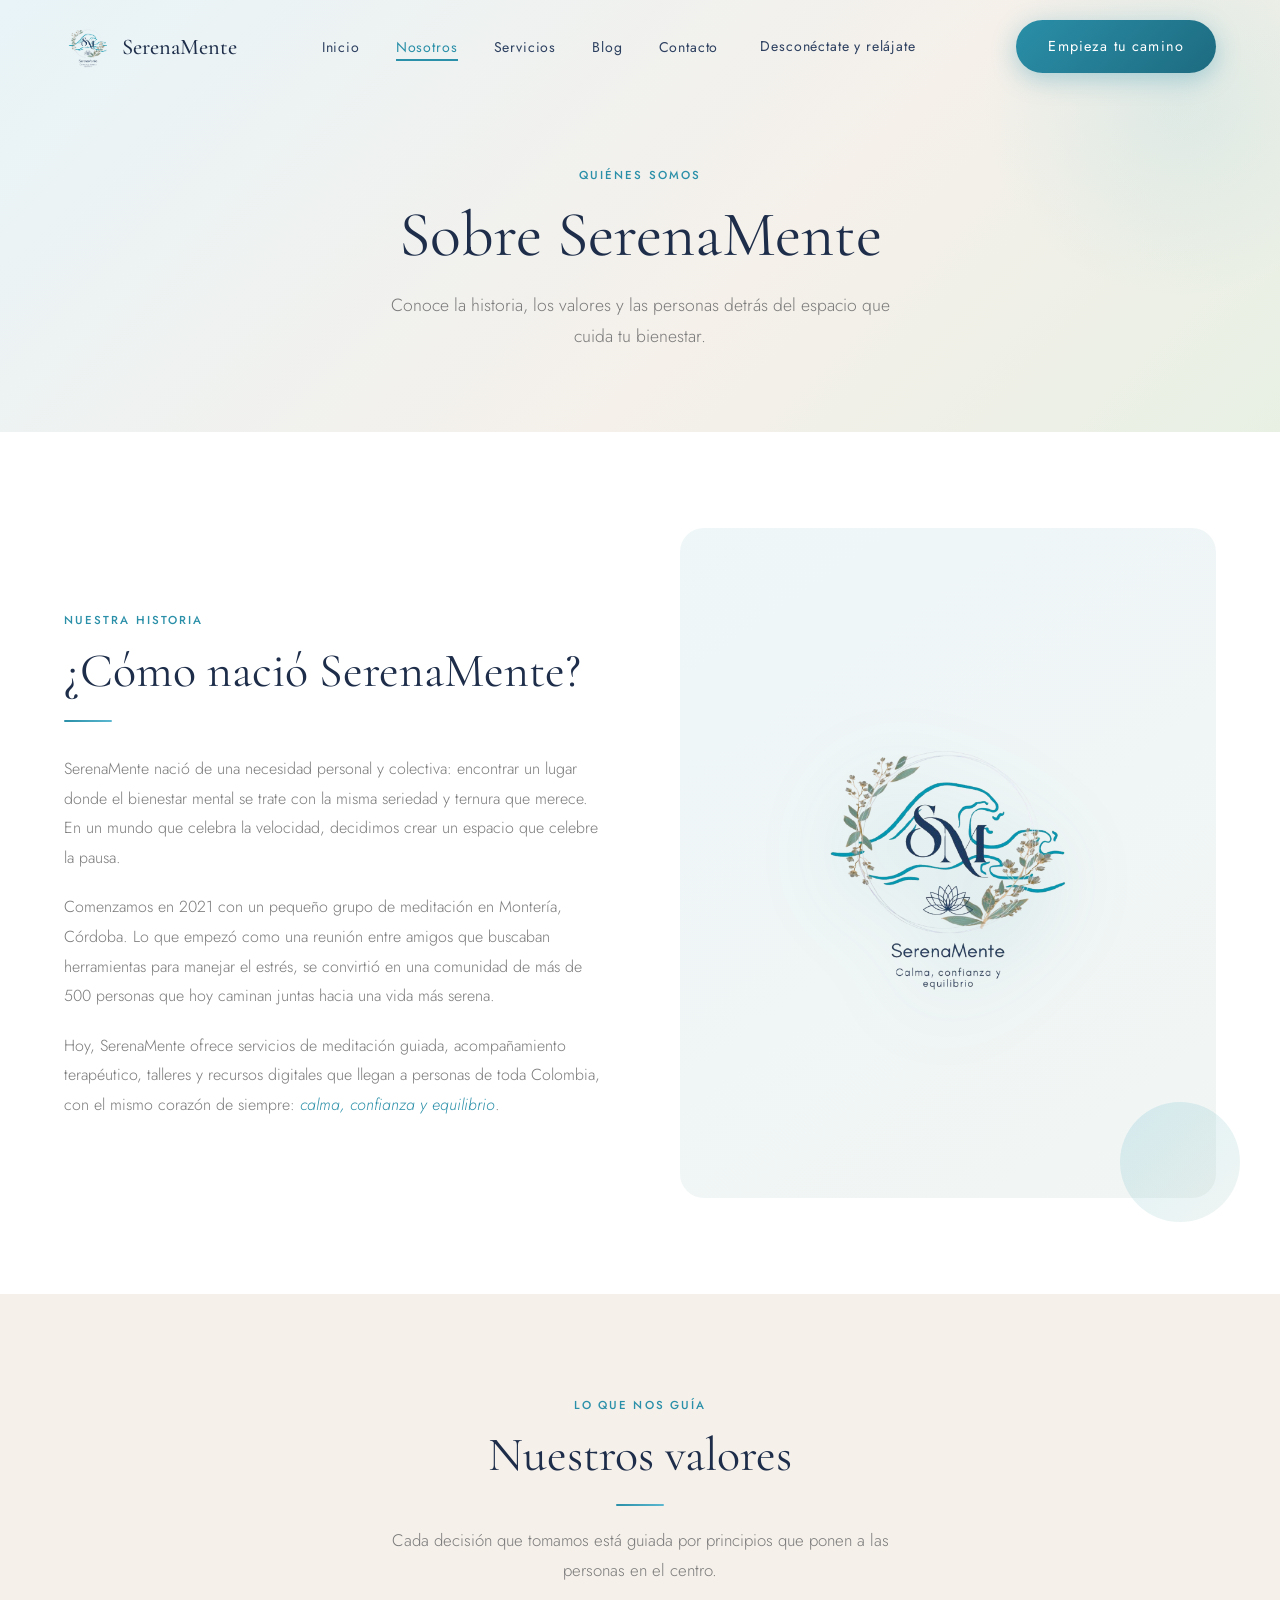
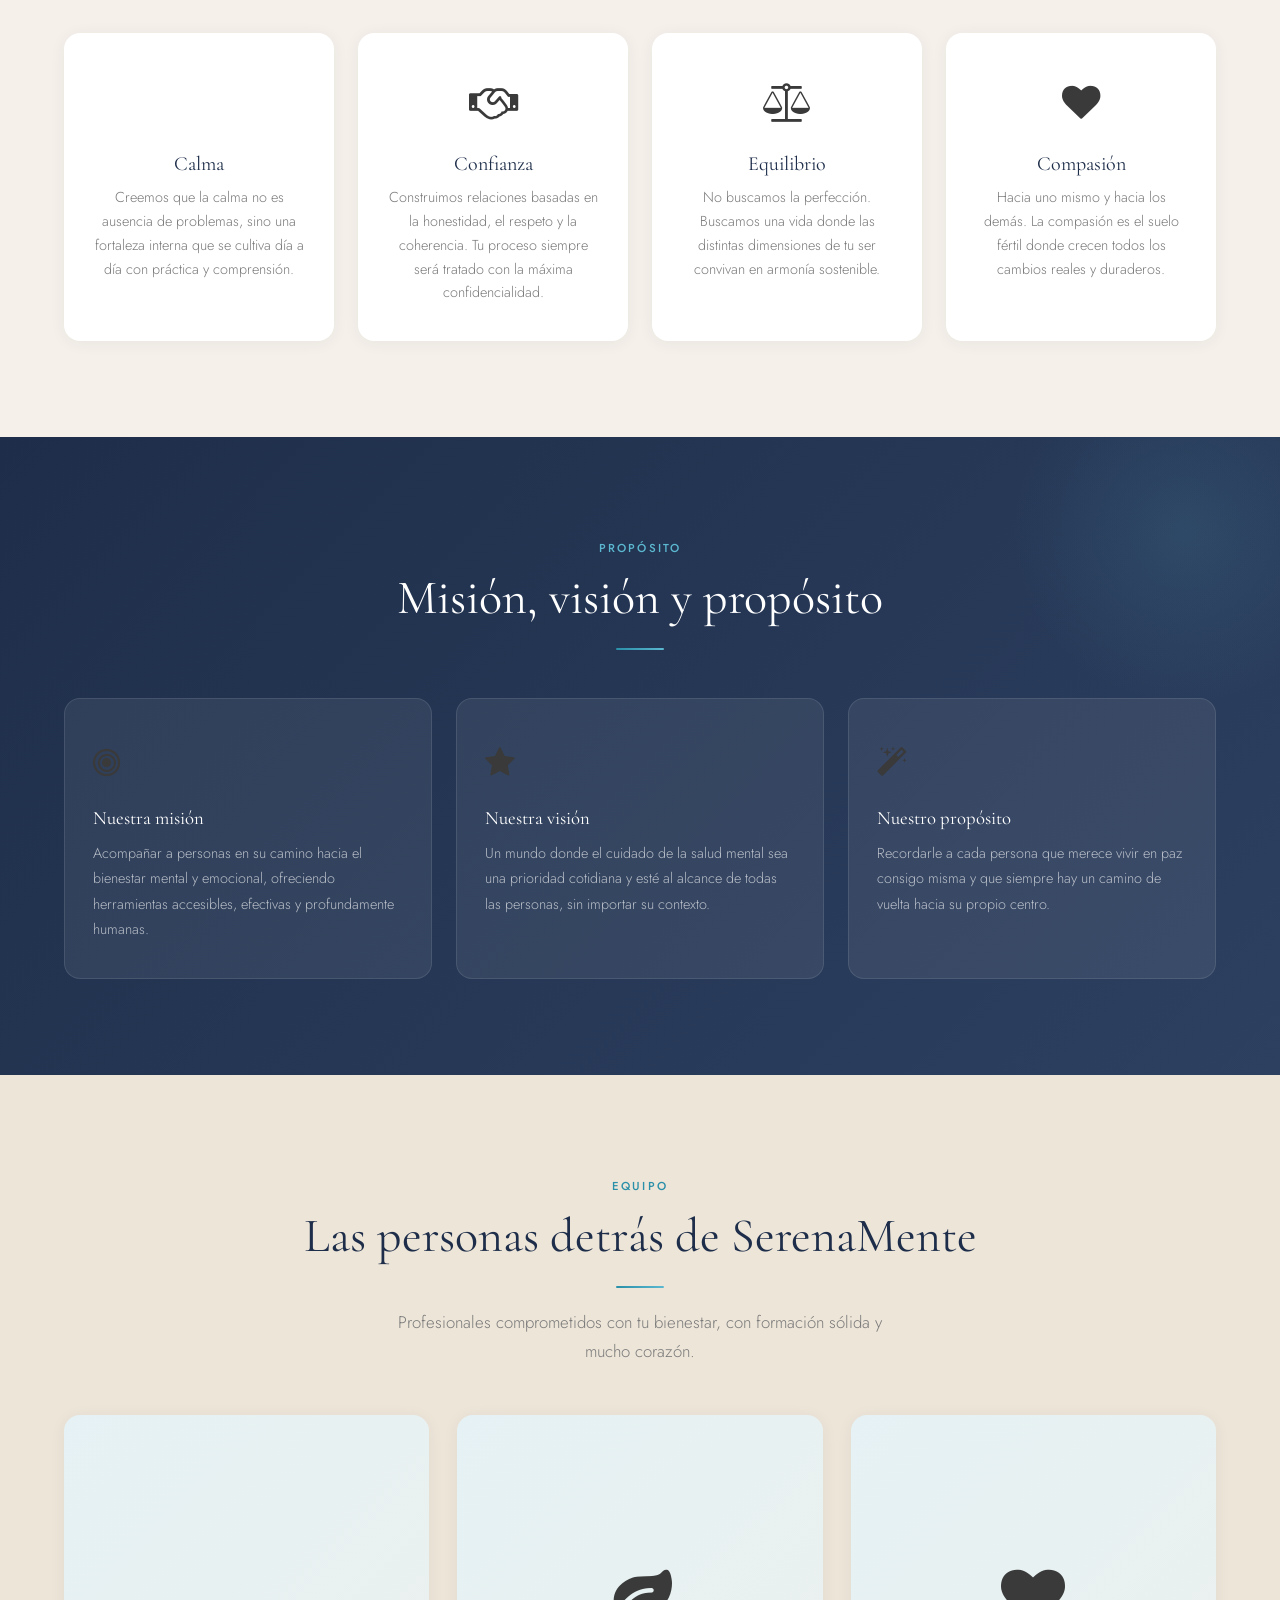
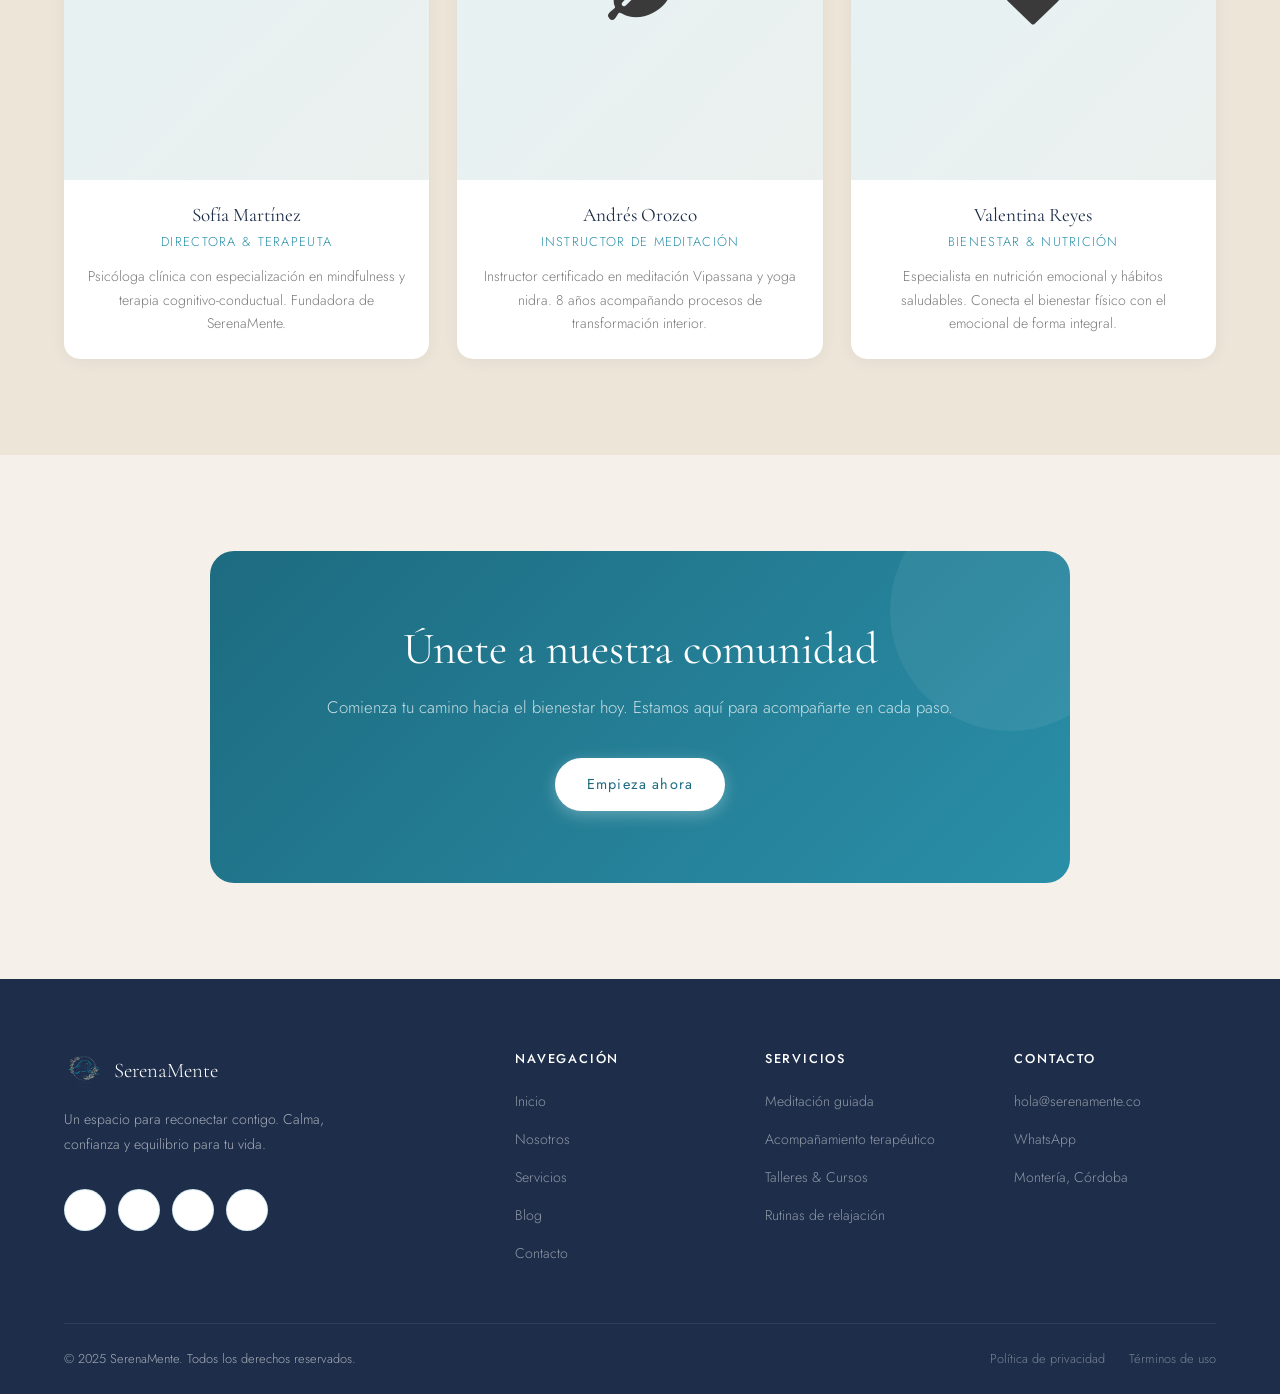
<file: nosotros.html>
<!DOCTYPE html>
<html lang="es">
<head>
  <meta charset="UTF-8" />
  <meta name="viewport" content="width=device-width, initial-scale=1.0" />
  <title>Nosotros — SerenaMente</title>
  <link rel="stylesheet" href="styles.css" />
  <link rel="preconnect" href="https://fonts.googleapis.com" />
  <style>
    .values-grid {
      display: grid;
      grid-template-columns: repeat(auto-fit, minmax(240px, 1fr));
      gap: 24px;
      margin-top: 48px;
    }
    .value-card {
      background: var(--white);
      border-radius: var(--radius);
      padding: 36px 28px;
      text-align: center;
      box-shadow: 0 2px 16px rgba(30,46,74,0.06);
      transition: var(--transition);
    }
    .value-card:hover { transform: translateY(-6px); box-shadow: var(--shadow); }
    .value-emoji { font-size: 2.4rem; margin-bottom: 16px; }
    .value-card h3 { font-size: 1.25rem; margin-bottom: 10px; }
    .value-card p { font-size: 0.9rem; color: var(--text-muted); line-height: 1.65; }

    .team-grid {
      display: grid;
      grid-template-columns: repeat(auto-fit, minmax(260px, 1fr));
      gap: 28px;
      margin-top: 48px;
    }
    .team-card {
      background: var(--white);
      border-radius: var(--radius);
      overflow: hidden;
      text-align: center;
      box-shadow: 0 2px 16px rgba(30,46,74,0.06);
      transition: var(--transition);
    }
    .team-card:hover { transform: translateY(-4px); box-shadow: var(--shadow); }
    .team-avatar {
      width: 100%; aspect-ratio: 1;
      background: linear-gradient(135deg, rgba(42,143,168,0.12), rgba(122,158,142,0.15));
      display: flex; align-items: center; justify-content: center;
      font-size: 4rem;
    }
    .team-body { padding: 24px; }
    .team-body h3 { font-size: 1.2rem; margin-bottom: 4px; }
    .team-role { font-size: 0.8rem; letter-spacing: 0.1em; text-transform: uppercase; color: var(--teal); margin-bottom: 12px; }
    .team-body p { font-size: 0.88rem; color: var(--text-muted); line-height: 1.65; }

    .mission-section {
      background: linear-gradient(135deg, var(--navy), var(--navy-soft));
      position: relative;
      overflow: hidden;
    }
    .mission-section::before {
      content: '';
      position: absolute;
      top: -80px; right: -80px;
      width: 350px; height: 350px;
      border-radius: 50%;
      background: radial-gradient(circle, rgba(91,184,208,0.12), transparent 70%);
    }
    .mission-cards {
      display: grid;
      grid-template-columns: repeat(3,1fr);
      gap: 24px;
      margin-top: 48px;
    }
    .mission-card {
      background: rgba(255,255,255,0.07);
      border: 1px solid rgba(255,255,255,0.1);
      border-radius: var(--radius);
      padding: 36px 28px;
    }
    .mission-card h3 { color: var(--white); margin-bottom: 12px; }
    .mission-card p { font-size: 0.9rem; color: rgba(255,255,255,0.65); line-height: 1.75; }
    .mission-icon { font-size: 2rem; margin-bottom: 16px; }

    @media (max-width: 900px) {
      .mission-cards { grid-template-columns: 1fr; }
    }
  </style>
  <link rel="stylesheet" href="https://cdnjs.cloudflare.com/ajax/libs/font-awesome/4.7.0/css/font-awesome.min.css" />
</head>
<body>

  <nav class="navbar scrolled" id="navbar">
    <div class="container">
      <a href="index.html" class="nav-logo">
        <img src="Logojueves.jpeg" alt="SerenaMente Logo" />
        <span class="nav-logo-text">SerenaMente</span>
      </a>
      <ul class="nav-links">
        <li><a href="index.html">Inicio</a></li>
        <li><a href="nosotros.html" class="active">Nosotros</a></li>
        <li><a href="servicios.html">Servicios</a></li>
        <li><a href="blog.html">Blog</a></li>
        <li><a href="contacto.html">Contacto</a></li>
      </ul>
      <a href="contacto.html" class="btn btn-primary nav-cta">Empieza tu camino</a>
      <button class="hamburger" id="hamburger"><span></span><span></span><span></span></button>
    </div>
  </nav>

  <div class="page-header">
    <div class="container">
      <span class="tag">Quiénes somos</span>
      <h1>Sobre SerenaMente</h1>
      <p>Conoce la historia, los valores y las personas detrás del espacio que cuida tu bienestar.</p>
    </div>
  </div>

  <section class="section" style="background: var(--white);">
    <div class="container">
      <div class="about-grid">
        <div class="reveal">
          <span class="tag">Nuestra historia</span>
          <h2 class="section-title">¿Cómo nació SerenaMente?</h2>
          <div class="divider"></div>
          <p style="color: var(--text-muted); margin-bottom: 20px; line-height: 1.85;">
            SerenaMente nació de una necesidad personal y colectiva: encontrar un lugar donde el bienestar mental se trate con la misma seriedad y ternura que merece. En un mundo que celebra la velocidad, decidimos crear un espacio que celebre la pausa.
          </p>
          <p style="color: var(--text-muted); margin-bottom: 20px; line-height: 1.85;">
            Comenzamos en 2021 con un pequeño grupo de meditación en Montería, Córdoba. Lo que empezó como una reunión entre amigos que buscaban herramientas para manejar el estrés, se convirtió en una comunidad de más de 500 personas que hoy caminan juntas hacia una vida más serena.
          </p>
          <p style="color: var(--text-muted); line-height: 1.85;">
            Hoy, SerenaMente ofrece servicios de meditación guiada, acompañamiento terapéutico, talleres y recursos digitales que llegan a personas de toda Colombia, con el mismo corazón de siempre: <em style="color: var(--teal);">calma, confianza y equilibrio</em>.
          </p>
        </div>
        <div class="about-visual reveal">
          <div class="about-img-wrap">
            <img src="Logojueves.jpeg" alt="SerenaMente" class="about-logo-large" />
          </div>
          <div class="about-accent"></div>
        </div>
      </div>
    </div>
  </section>

  <section class="section" style="background: var(--cream);">
    <div class="container">
      <div class="reveal" style="text-align: center;">
        <span class="tag">Lo que nos guía</span>
        <h2 class="section-title">Nuestros valores</h2>
        <div class="divider" style="margin: 20px auto;"></div>
        <p class="section-sub" style="margin: 0 auto; text-align: center;">Cada decisión que tomamos está guiada por principios que ponen a las personas en el centro.</p>
      </div>
      <div class="values-grid">
        <div class="value-card reveal">
          <div class="value-emoji"><i class="fa fa-water"></i></div>
          <h3>Calma</h3>
          <p>Creemos que la calma no es ausencia de problemas, sino una fortaleza interna que se cultiva día a día con práctica y comprensión.</p>
        </div>
        <div class="value-card reveal">
          <div class="value-emoji"><i class="fa fa-handshake-o"></i></div>
          <h3>Confianza</h3>
          <p>Construimos relaciones basadas en la honestidad, el respeto y la coherencia. Tu proceso siempre será tratado con la máxima confidencialidad.</p>
        </div>
        <div class="value-card reveal">
          <div class="value-emoji"><i class="fa fa-balance-scale"></i></div>
          <h3>Equilibrio</h3>
          <p>No buscamos la perfección. Buscamos una vida donde las distintas dimensiones de tu ser convivan en armonía sostenible.</p>
        </div>
        <div class="value-card reveal">
          <div class="value-emoji"><i class="fa fa-heart"></i></div>
          <h3>Compasión</h3>
          <p>Hacia uno mismo y hacia los demás. La compasión es el suelo fértil donde crecen todos los cambios reales y duraderos.</p>
        </div>
      </div>
    </div>
  </section>

  <section class="section mission-section">
    <div class="container">
      <div class="reveal" style="text-align: center;">
        <span class="tag" style="color: var(--teal-light);">Propósito</span>
        <h2 class="section-title" style="color: white;">Misión, visión y propósito</h2>
        <div class="divider" style="margin: 20px auto;"></div>
      </div>
      <div class="mission-cards">
        <div class="mission-card reveal">
          <div class="mission-icon"><i class="fa fa-bullseye"></i></div>
          <h3>Nuestra misión</h3>
          <p>Acompañar a personas en su camino hacia el bienestar mental y emocional, ofreciendo herramientas accesibles, efectivas y profundamente humanas.</p>
        </div>
        <div class="mission-card reveal">
          <div class="mission-icon"><i class="fa fa-star"></i></div>
          <h3>Nuestra visión</h3>
          <p>Un mundo donde el cuidado de la salud mental sea una prioridad cotidiana y esté al alcance de todas las personas, sin importar su contexto.</p>
        </div>
        <div class="mission-card reveal">
          <div class="mission-icon"><i class="fa fa-magic"></i></div>
          <h3>Nuestro propósito</h3>
          <p>Recordarle a cada persona que merece vivir en paz consigo misma y que siempre hay un camino de vuelta hacia su propio centro.</p>
        </div>
      </div>
    </div>
  </section>

  <section class="section" style="background: var(--cream-dark);">
    <div class="container">
      <div class="reveal" style="text-align: center;">
        <span class="tag">Equipo</span>
        <h2 class="section-title">Las personas detrás de SerenaMente</h2>
        <div class="divider" style="margin: 20px auto;"></div>
        <p class="section-sub" style="margin: 0 auto; text-align: center;">Profesionales comprometidos con tu bienestar, con formación sólida y mucho corazón.</p>
      </div>
      <div class="team-grid">
        <div class="team-card reveal">
          <div class="team-avatar"><i class="fa fa-spa"></i></div>
          <div class="team-body">
            <h3>Sofía Martínez</h3>
            <div class="team-role">Directora & Terapeuta</div>
            <p>Psicóloga clínica con especialización en mindfulness y terapia cognitivo-conductual. Fundadora de SerenaMente.</p>
          </div>
        </div>
        <div class="team-card reveal">
          <div class="team-avatar"><i class="fa fa-leaf"></i></div>
          <div class="team-body">
            <h3>Andrés Orozco</h3>
            <div class="team-role">Instructor de Meditación</div>
            <p>Instructor certificado en meditación Vipassana y yoga nidra. 8 años acompañando procesos de transformación interior.</p>
          </div>
        </div>
        <div class="team-card reveal">
          <div class="team-avatar"><i class="fa fa-heart"></i></div>
          <div class="team-body">
            <h3>Valentina Reyes</h3>
            <div class="team-role">Bienestar & Nutrición</div>
            <p>Especialista en nutrición emocional y hábitos saludables. Conecta el bienestar físico con el emocional de forma integral.</p>
          </div>
        </div>
      </div>
    </div>
  </section>

  <section style="padding: 96px 0; background: var(--cream);">
    <div class="container">
      <div class="cta-banner reveal">
        <h2>Únete a nuestra comunidad</h2>
        <p>Comienza tu camino hacia el bienestar hoy. Estamos aquí para acompañarte en cada paso.</p>
        <a href="contacto.html" class="btn btn-white">Empieza ahora</a>
      </div>
    </div>
  </section>

  <footer class="footer">
    <div class="container">
      <div class="footer-grid">
        <div>
          <div class="footer-brand-logo">
            <img src="Logojueves.jpeg" alt="Logo" />
            <span class="footer-brand-name">SerenaMente</span>
          </div>
          <p class="footer-desc">Un espacio para reconectar contigo. Calma, confianza y equilibrio para tu vida.</p>
          <div class="social-links">
            <a href="#" class="social-link"><i class="fa fa-camera"></i></a>
            <a href="#" class="social-link"><i class="fa fa-heart"></i></a>
            <a href="#" class="social-link"><i class="fa fa-comments"></i></a>
            <a href="#" class="social-link"><i class="fa fa-heart"></i></a>
          </div>
        </div>
        <div class="footer-col">
          <h4>Navegación</h4>
          <ul class="footer-links">
            <li><a href="index.html">Inicio</a></li>
            <li><a href="nosotros.html">Nosotros</a></li>
            <li><a href="servicios.html">Servicios</a></li>
            <li><a href="blog.html">Blog</a></li>
            <li><a href="contacto.html">Contacto</a></li>
          </ul>
        </div>
        <div class="footer-col">
          <h4>Servicios</h4>
          <ul class="footer-links">
            <li><a href="servicios.html">Meditación guiada</a></li>
            <li><a href="servicios.html">Acompañamiento terapéutico</a></li>
            <li><a href="servicios.html">Talleres & Cursos</a></li>
            <li><a href="servicios.html">Rutinas de relajación</a></li>
          </ul>
        </div>
        <div class="footer-col">
          <h4>Contacto</h4>
          <ul class="footer-links">
            <li><a href="mailto:hola@serenamente.co">hola@serenamente.co</a></li>
            <li><a href="#">WhatsApp</a></li>
            <li><a href="#">Montería, Córdoba</a></li>
          </ul>
        </div>
      </div>
      <div class="footer-bottom">
        <span>© 2025 SerenaMente. Todos los derechos reservados.</span>
        <div class="footer-bottom-links">
          <a href="#">Política de privacidad</a>
          <a href="#">Términos de uso</a>
        </div>
      </div>
    </div>
  </footer>

  <script>
    const navbar = document.getElementById('navbar');
    window.addEventListener('scroll', () => navbar.classList.toggle('scrolled', window.scrollY > 50));
    const revealEls = document.querySelectorAll('.reveal');
    const observer = new IntersectionObserver(entries => {
      entries.forEach((e, i) => { if (e.isIntersecting) { setTimeout(() => e.target.classList.add('visible'), i * 80); observer.unobserve(e.target); } });
    }, { threshold: 0.12 });
    revealEls.forEach(el => observer.observe(el));
  </script>
  <script src="zen_addon.js"></script>
</body>
</html>
</file>
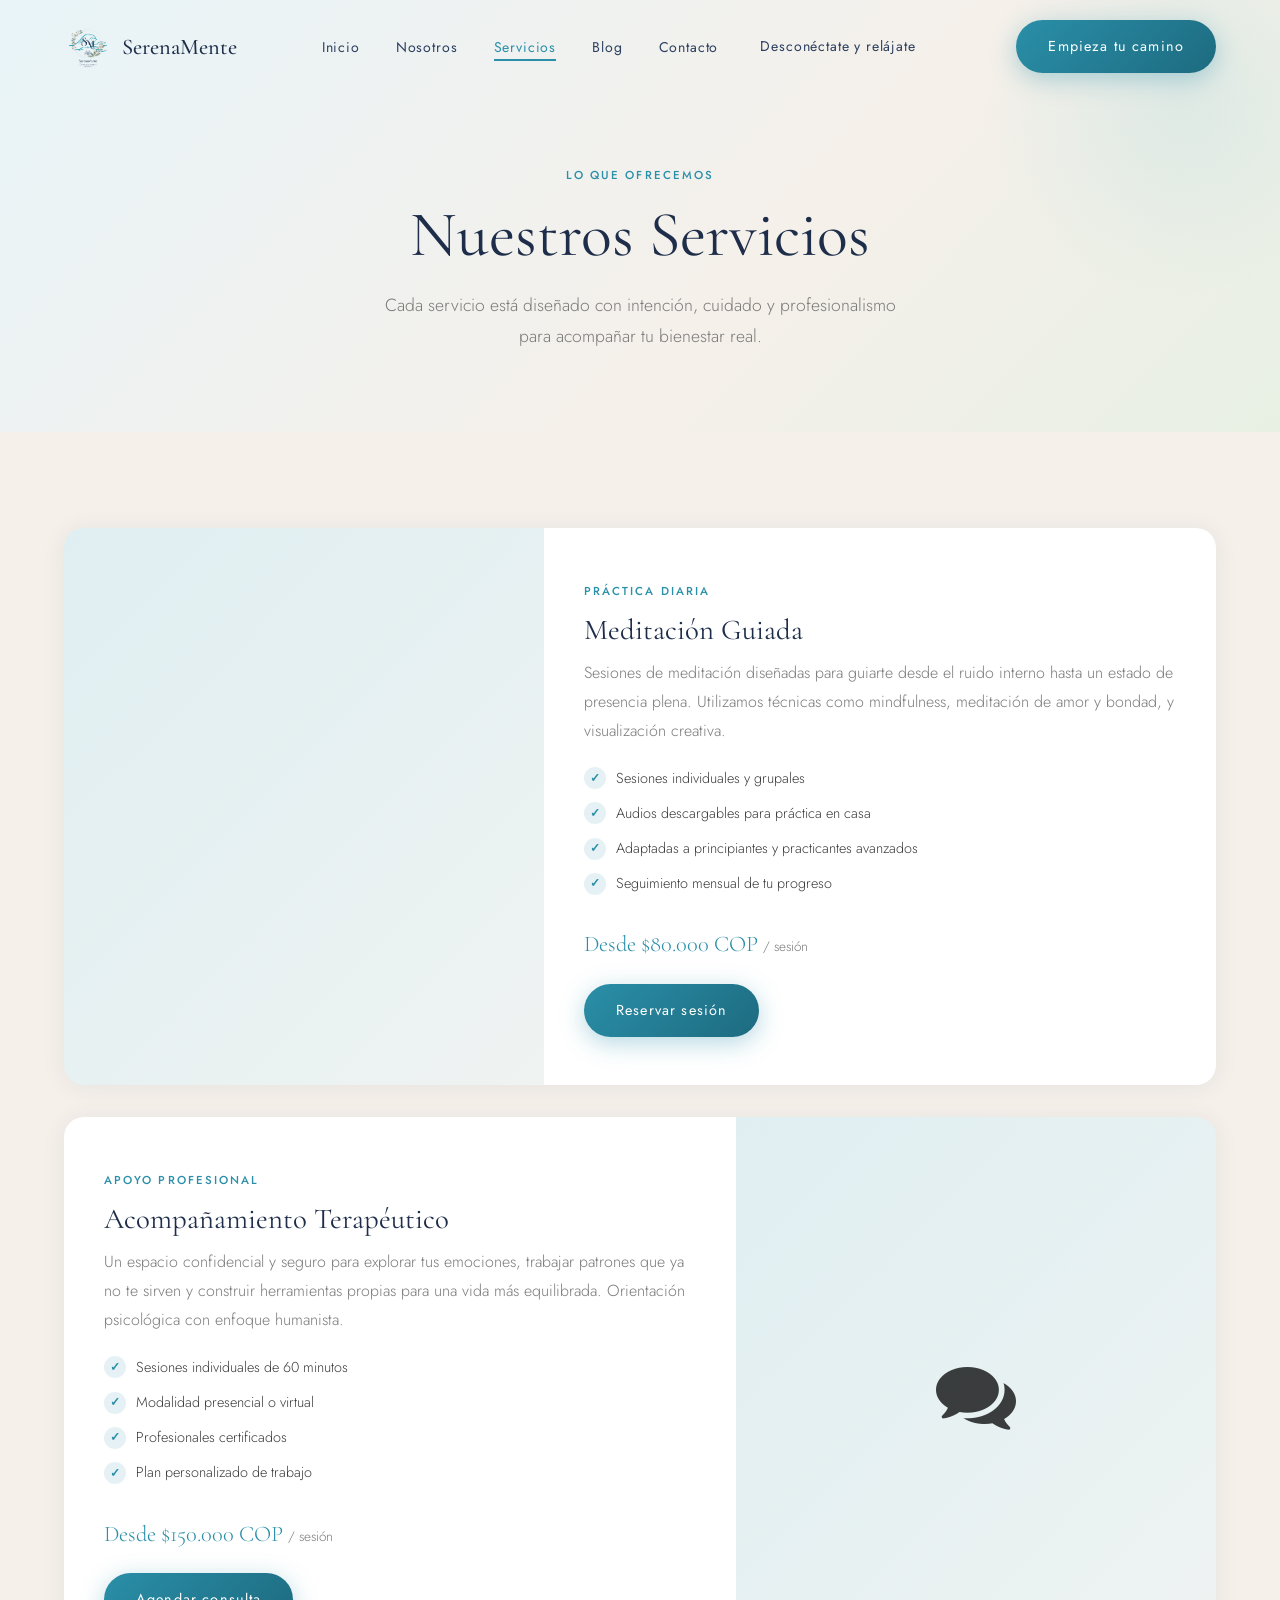
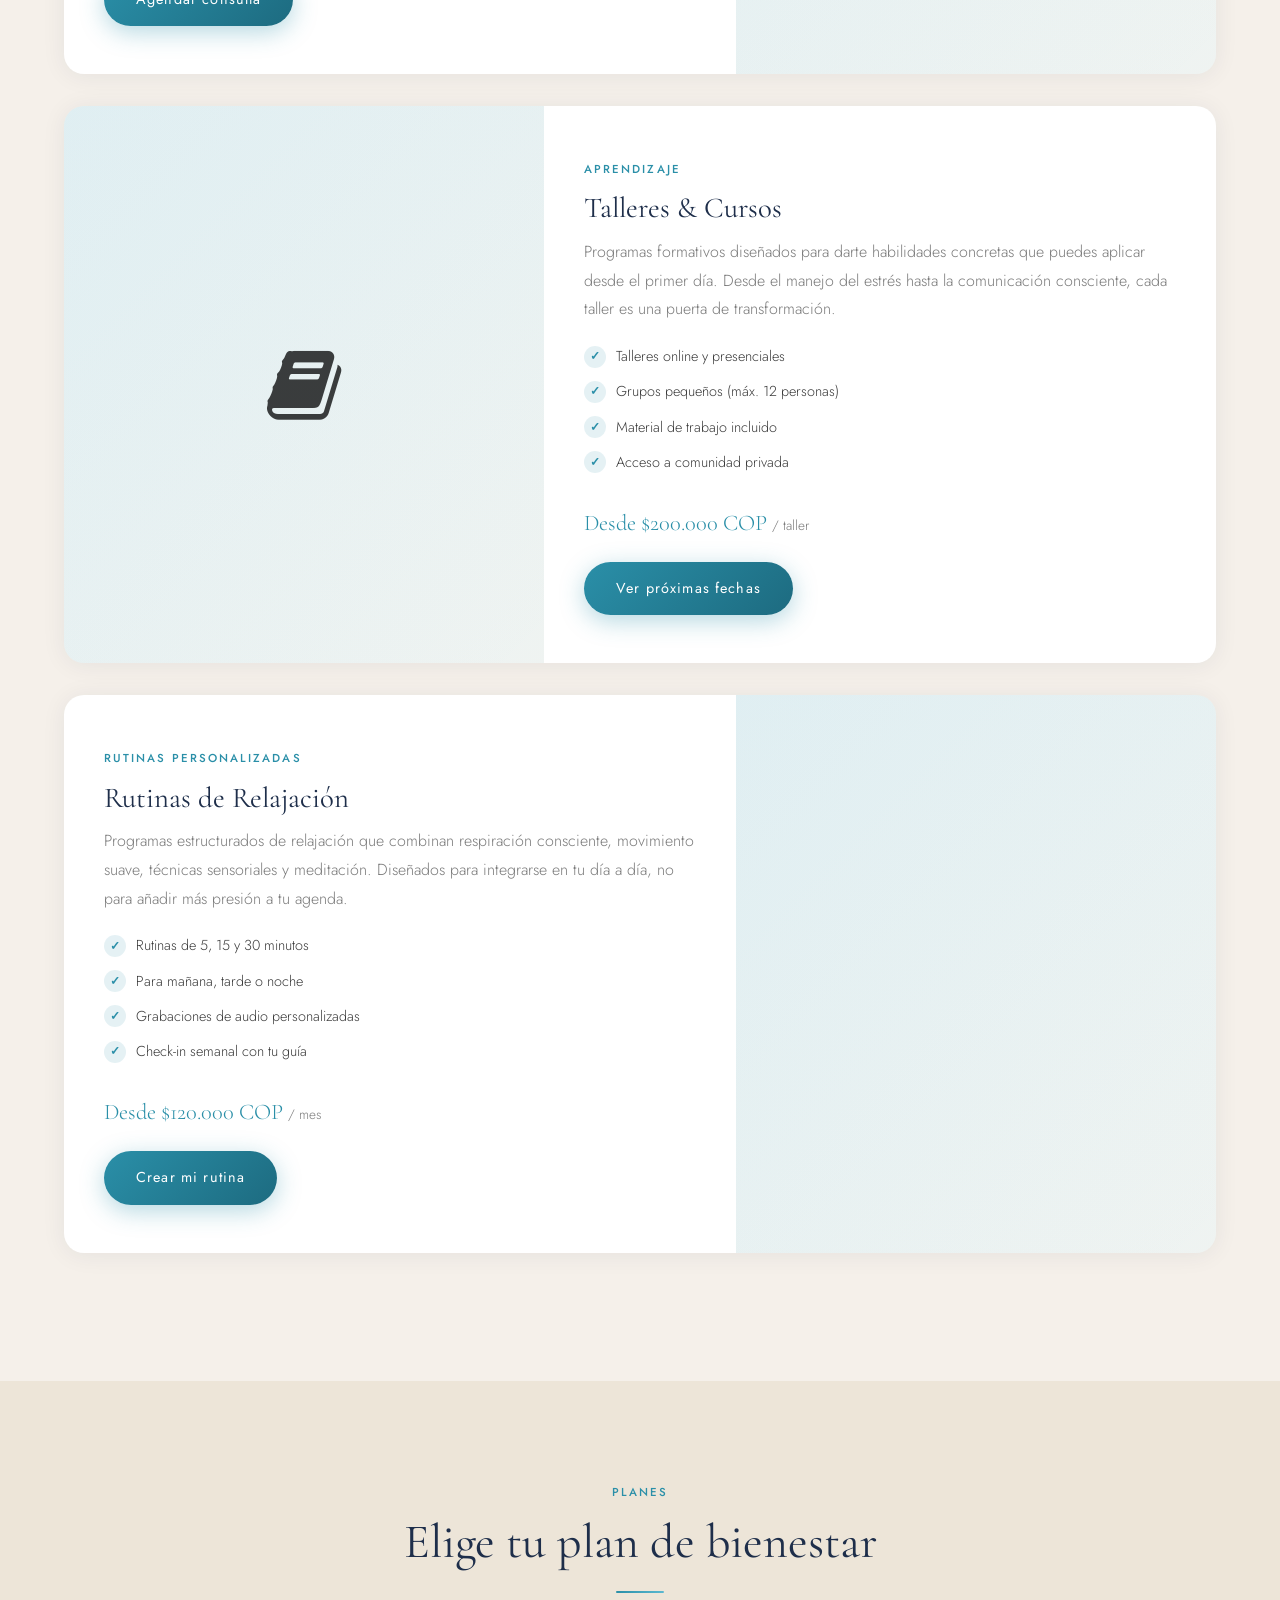
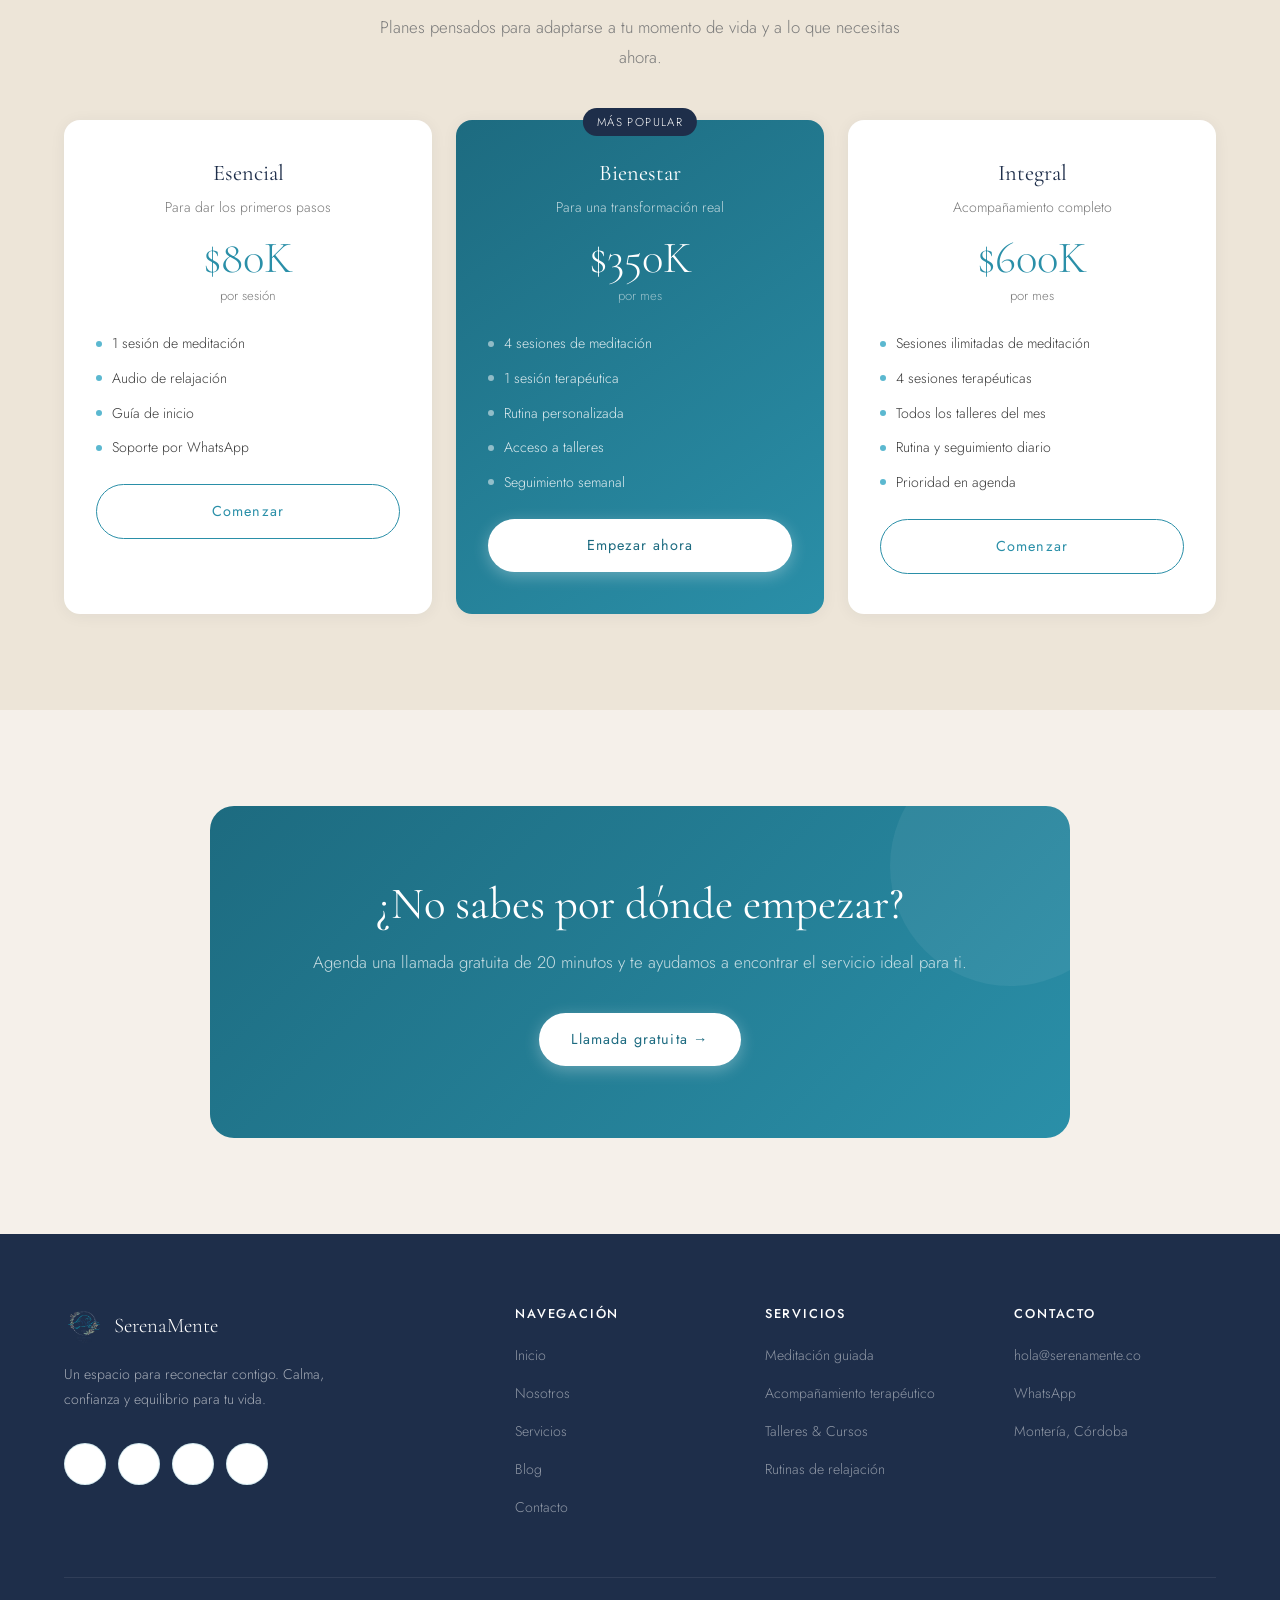
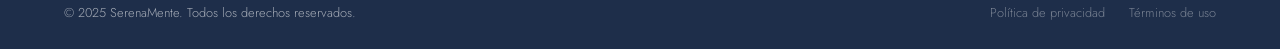
<file: servicios.html>
<!DOCTYPE html>
<html lang="es">
<head>
  <meta charset="UTF-8" />
  <meta name="viewport" content="width=device-width, initial-scale=1.0" />
  <title>Servicios — SerenaMente</title>
  <link rel="stylesheet" href="styles.css" />
  <link rel="preconnect" href="https://fonts.googleapis.com" />
  <style>
    .service-full {
      background: var(--white);
      border-radius: 20px;
      overflow: hidden;
      box-shadow: 0 2px 24px rgba(30,46,74,0.07);
      display: grid;
      grid-template-columns: 1fr 1.4fr;
      margin-bottom: 32px;
      transition: var(--transition);
    }
    .service-full:hover { box-shadow: var(--shadow-lg); transform: translateY(-2px); }
    .service-full.reverse { direction: rtl; }
    .service-full.reverse > * { direction: ltr; }
    .service-full-visual {
      background: linear-gradient(135deg, rgba(42,143,168,0.1), rgba(122,158,142,0.12));
      display: flex; align-items: center; justify-content: center;
      font-size: 5rem;
      min-height: 280px;
      position: relative;
    }
    .service-full-visual::after {
      content: '';
      position: absolute;
      inset: 0;
      background: linear-gradient(135deg, rgba(42,143,168,0.05), transparent);
    }
    .service-full-body { padding: 48px 40px; }
    .service-full-body h3 { font-size: 1.8rem; margin-bottom: 12px; }
    .service-full-body p { color: var(--text-muted); line-height: 1.8; margin-bottom: 20px; }
    .service-features { margin: 20px 0 28px; }
    .service-feature {
      display: flex; align-items: center; gap: 10px;
      font-size: 0.9rem; color: var(--text); margin-bottom: 10px;
    }
    .service-feature::before {
      content: '✓';
      width: 22px; height: 22px; border-radius: 50%;
      background: rgba(42,143,168,0.12);
      color: var(--teal);
      display: flex; align-items: center; justify-content: center;
      font-size: 0.75rem; font-weight: 600; flex-shrink: 0;
    }
    .service-price {
      font-family: 'Cormorant Garamond', serif;
      font-size: 1.4rem;
      color: var(--teal);
      margin-bottom: 20px;
    }
    .service-price span { font-size: 0.85rem; font-family: 'Jost', sans-serif; color: var(--text-muted); }

    .packages-section { background: var(--cream-dark); }
    .packages-grid {
      display: grid;
      grid-template-columns: repeat(3, 1fr);
      gap: 24px;
      margin-top: 48px;
    }
    .package-card {
      background: var(--white);
      border-radius: var(--radius);
      padding: 40px 32px;
      text-align: center;
      position: relative;
      box-shadow: 0 2px 16px rgba(30,46,74,0.06);
      transition: var(--transition);
    }
    .package-card:hover { transform: translateY(-6px); box-shadow: var(--shadow-lg); }
    .package-card.featured {
      background: linear-gradient(145deg, var(--teal-dark), var(--teal));
      color: var(--white);
    }
    .package-card.featured h3,
    .package-card.featured .package-price { color: var(--white); }
    .package-card.featured p { color: rgba(255,255,255,0.75); }
    .package-badge {
      position: absolute; top: -12px; left: 50%; transform: translateX(-50%);
      background: var(--navy); color: var(--white);
      font-size: 0.72rem; letter-spacing: 0.12em; text-transform: uppercase;
      padding: 4px 14px; border-radius: 50px;
    }
    .package-card h3 { font-size: 1.4rem; margin-bottom: 8px; }
    .package-price {
      font-family: 'Cormorant Garamond', serif;
      font-size: 2.8rem;
      color: var(--teal);
      line-height: 1;
      margin: 16px 0 4px;
    }
    .package-period { font-size: 0.82rem; color: var(--text-muted); margin-bottom: 24px; }
    .package-features { margin: 24px 0; text-align: left; }
    .pkg-feature {
      display: flex; align-items: center; gap: 10px;
      font-size: 0.88rem; margin-bottom: 10px;
      color: var(--text);
    }
    .package-card.featured .pkg-feature { color: rgba(255,255,255,0.85); }
    .pkg-dot {
      width: 6px; height: 6px; border-radius: 50%;
      background: var(--teal-light); flex-shrink: 0;
    }
    .package-card.featured .pkg-dot { background: rgba(255,255,255,0.5); }

    @media (max-width: 900px) {
      .service-full { grid-template-columns: 1fr; }
      .service-full.reverse { direction: ltr; }
      .packages-grid { grid-template-columns: 1fr; }
    }
  </style>
  <link rel="stylesheet" href="https://cdnjs.cloudflare.com/ajax/libs/font-awesome/4.7.0/css/font-awesome.min.css" />
</head>
<body>

  <nav class="navbar scrolled" id="navbar">
    <div class="container">
      <a href="index.html" class="nav-logo">
        <img src="Logojueves.jpeg" alt="SerenaMente Logo" />
        <span class="nav-logo-text">SerenaMente</span>
      </a>
      <ul class="nav-links">
        <li><a href="index.html">Inicio</a></li>
        <li><a href="nosotros.html">Nosotros</a></li>
        <li><a href="servicios.html" class="active">Servicios</a></li>
        <li><a href="blog.html">Blog</a></li>
        <li><a href="contacto.html">Contacto</a></li>
      </ul>
      <a href="contacto.html" class="btn btn-primary nav-cta">Empieza tu camino</a>
      <button class="hamburger" id="hamburger"><span></span><span></span><span></span></button>
    </div>
  </nav>

  <div class="page-header">
    <div class="container">
      <span class="tag">Lo que ofrecemos</span>
      <h1>Nuestros Servicios</h1>
      <p>Cada servicio está diseñado con intención, cuidado y profesionalismo para acompañar tu bienestar real.</p>
    </div>
  </div>

  <section class="section" style="background: var(--cream);">
    <div class="container">

      <div class="service-full reveal">
        <div class="service-full-visual"><i class="fa fa-spa"></i></div>
        <div class="service-full-body">
          <span class="tag">Práctica diaria</span>
          <h3>Meditación Guiada</h3>
          <p>Sesiones de meditación diseñadas para guiarte desde el ruido interno hasta un estado de presencia plena. Utilizamos técnicas como mindfulness, meditación de amor y bondad, y visualización creativa.</p>
          <div class="service-features">
            <div class="service-feature">Sesiones individuales y grupales</div>
            <div class="service-feature">Audios descargables para práctica en casa</div>
            <div class="service-feature">Adaptadas a principiantes y practicantes avanzados</div>
            <div class="service-feature">Seguimiento mensual de tu progreso</div>
          </div>
          <div class="service-price">Desde $80.000 COP <span>/ sesión</span></div>
          <a href="contacto.html" class="btn btn-primary">Reservar sesión</a>
        </div>
      </div>

      <div class="service-full reverse reveal">
        <div class="service-full-visual"><i class="fa fa-comments"></i></div>
        <div class="service-full-body">
          <span class="tag">Apoyo profesional</span>
          <h3>Acompañamiento Terapéutico</h3>
          <p>Un espacio confidencial y seguro para explorar tus emociones, trabajar patrones que ya no te sirven y construir herramientas propias para una vida más equilibrada. Orientación psicológica con enfoque humanista.</p>
          <div class="service-features">
            <div class="service-feature">Sesiones individuales de 60 minutos</div>
            <div class="service-feature">Modalidad presencial o virtual</div>
            <div class="service-feature">Profesionales certificados</div>
            <div class="service-feature">Plan personalizado de trabajo</div>
          </div>
          <div class="service-price">Desde $150.000 COP <span>/ sesión</span></div>
          <a href="contacto.html" class="btn btn-primary">Agendar consulta</a>
        </div>
      </div>

      <div class="service-full reveal">
        <div class="service-full-visual"><i class="fa fa-book"></i></div>
        <div class="service-full-body">
          <span class="tag">Aprendizaje</span>
          <h3>Talleres & Cursos</h3>
          <p>Programas formativos diseñados para darte habilidades concretas que puedes aplicar desde el primer día. Desde el manejo del estrés hasta la comunicación consciente, cada taller es una puerta de transformación.</p>
          <div class="service-features">
            <div class="service-feature">Talleres online y presenciales</div>
            <div class="service-feature">Grupos pequeños (máx. 12 personas)</div>
            <div class="service-feature">Material de trabajo incluido</div>
            <div class="service-feature">Acceso a comunidad privada</div>
          </div>
          <div class="service-price">Desde $200.000 COP <span>/ taller</span></div>
          <a href="contacto.html" class="btn btn-primary">Ver próximas fechas</a>
        </div>
      </div>

      <div class="service-full reverse reveal">
        <div class="service-full-visual"><i class="fa fa-water"></i></div>
        <div class="service-full-body">
          <span class="tag">Rutinas personalizadas</span>
          <h3>Rutinas de Relajación</h3>
          <p>Programas estructurados de relajación que combinan respiración consciente, movimiento suave, técnicas sensoriales y meditación. Diseñados para integrarse en tu día a día, no para añadir más presión a tu agenda.</p>
          <div class="service-features">
            <div class="service-feature">Rutinas de 5, 15 y 30 minutos</div>
            <div class="service-feature">Para mañana, tarde o noche</div>
            <div class="service-feature">Grabaciones de audio personalizadas</div>
            <div class="service-feature">Check-in semanal con tu guía</div>
          </div>
          <div class="service-price">Desde $120.000 COP <span>/ mes</span></div>
          <a href="contacto.html" class="btn btn-primary">Crear mi rutina</a>
        </div>
      </div>

    </div>
  </section>

  <section class="section packages-section">
    <div class="container">
      <div class="reveal" style="text-align: center;">
        <span class="tag">Planes</span>
        <h2 class="section-title">Elige tu plan de bienestar</h2>
        <div class="divider" style="margin: 20px auto;"></div>
        <p class="section-sub" style="margin: 0 auto; text-align: center;">Planes pensados para adaptarse a tu momento de vida y a lo que necesitas ahora.</p>
      </div>
      <div class="packages-grid">
        <div class="package-card reveal">
          <h3>Esencial</h3>
          <p style="font-size:0.88rem; color:var(--text-muted);">Para dar los primeros pasos</p>
          <div class="package-price">$80K</div>
          <div class="package-period">por sesión</div>
          <div class="package-features">
            <div class="pkg-feature"><div class="pkg-dot"></div>1 sesión de meditación</div>
            <div class="pkg-feature"><div class="pkg-dot"></div>Audio de relajación</div>
            <div class="pkg-feature"><div class="pkg-dot"></div>Guía de inicio</div>
            <div class="pkg-feature"><div class="pkg-dot"></div>Soporte por WhatsApp</div>
          </div>
          <a href="contacto.html" class="btn btn-outline" style="width:100%; justify-content:center;">Comenzar</a>
        </div>
        <div class="package-card featured reveal">
          <div class="package-badge">Más popular</div>
          <h3>Bienestar</h3>
          <p style="color:rgba(255,255,255,0.7); font-size:0.88rem;">Para una transformación real</p>
          <div class="package-price">$350K</div>
          <div class="package-period" style="color:rgba(255,255,255,0.55);">por mes</div>
          <div class="package-features">
            <div class="pkg-feature"><div class="pkg-dot"></div>4 sesiones de meditación</div>
            <div class="pkg-feature"><div class="pkg-dot"></div>1 sesión terapéutica</div>
            <div class="pkg-feature"><div class="pkg-dot"></div>Rutina personalizada</div>
            <div class="pkg-feature"><div class="pkg-dot"></div>Acceso a talleres</div>
            <div class="pkg-feature"><div class="pkg-dot"></div>Seguimiento semanal</div>
          </div>
          <a href="contacto.html" class="btn btn-white" style="width:100%; justify-content:center;">Empezar ahora</a>
        </div>
        <div class="package-card reveal">
          <h3>Integral</h3>
          <p style="font-size:0.88rem; color:var(--text-muted);">Acompañamiento completo</p>
          <div class="package-price">$600K</div>
          <div class="package-period">por mes</div>
          <div class="package-features">
            <div class="pkg-feature"><div class="pkg-dot"></div>Sesiones ilimitadas de meditación</div>
            <div class="pkg-feature"><div class="pkg-dot"></div>4 sesiones terapéuticas</div>
            <div class="pkg-feature"><div class="pkg-dot"></div>Todos los talleres del mes</div>
            <div class="pkg-feature"><div class="pkg-dot"></div>Rutina y seguimiento diario</div>
            <div class="pkg-feature"><div class="pkg-dot"></div>Prioridad en agenda</div>
          </div>
          <a href="contacto.html" class="btn btn-outline" style="width:100%; justify-content:center;">Comenzar</a>
        </div>
      </div>
    </div>
  </section>

  <section style="padding: 96px 0; background: var(--cream);">
    <div class="container">
      <div class="cta-banner reveal">
        <h2>¿No sabes por dónde empezar?</h2>
        <p>Agenda una llamada gratuita de 20 minutos y te ayudamos a encontrar el servicio ideal para ti.</p>
        <a href="contacto.html" class="btn btn-white">Llamada gratuita →</a>
      </div>
    </div>
  </section>

  <footer class="footer">
    <div class="container">
      <div class="footer-grid">
        <div>
          <div class="footer-brand-logo">
            <img src="Logojueves.jpeg" alt="Logo" />
            <span class="footer-brand-name">SerenaMente</span>
          </div>
          <p class="footer-desc">Un espacio para reconectar contigo. Calma, confianza y equilibrio para tu vida.</p>
          <div class="social-links">
            <a href="#" class="social-link"><i class="fa fa-camera"></i></a>
            <a href="#" class="social-link"><i class="fa fa-heart"></i></a>
            <a href="#" class="social-link"><i class="fa fa-comments"></i></a>
            <a href="#" class="social-link"><i class="fa fa-heart"></i></a>
          </div>
        </div>
        <div class="footer-col">
          <h4>Navegación</h4>
          <ul class="footer-links">
            <li><a href="index.html">Inicio</a></li>
            <li><a href="nosotros.html">Nosotros</a></li>
            <li><a href="servicios.html">Servicios</a></li>
            <li><a href="blog.html">Blog</a></li>
            <li><a href="contacto.html">Contacto</a></li>
          </ul>
        </div>
        <div class="footer-col">
          <h4>Servicios</h4>
          <ul class="footer-links">
            <li><a href="#">Meditación guiada</a></li>
            <li><a href="#">Acompañamiento terapéutico</a></li>
            <li><a href="#">Talleres & Cursos</a></li>
            <li><a href="#">Rutinas de relajación</a></li>
          </ul>
        </div>
        <div class="footer-col">
          <h4>Contacto</h4>
          <ul class="footer-links">
            <li><a href="mailto:hola@serenamente.co">hola@serenamente.co</a></li>
            <li><a href="#">WhatsApp</a></li>
            <li><a href="#">Montería, Córdoba</a></li>
          </ul>
        </div>
      </div>
      <div class="footer-bottom">
        <span>© 2025 SerenaMente. Todos los derechos reservados.</span>
        <div class="footer-bottom-links">
          <a href="#">Política de privacidad</a>
          <a href="#">Términos de uso</a>
        </div>
      </div>
    </div>
  </footer>

  <script>
    const navbar = document.getElementById('navbar');
    window.addEventListener('scroll', () => navbar.classList.toggle('scrolled', window.scrollY > 50));
    const revealEls = document.querySelectorAll('.reveal');
    const observer = new IntersectionObserver(entries => {
      entries.forEach((e, i) => { if (e.isIntersecting) { setTimeout(() => e.target.classList.add('visible'), i * 80); observer.unobserve(e.target); }});
    }, { threshold: 0.1 });
    revealEls.forEach(el => observer.observe(el));
  </script>
  <script src="zen_addon.js"></script>
</body>
</html>
</file>
<file: styles.css>
/* ============================================
   SerenaMente — Global Stylesheet
   Calma, confianza y equilibrio
   ============================================ */

@import url('https://fonts.googleapis.com/css2?family=Cormorant+Garamond:ital,wght@0,300;0,400;0,500;0,600;1,300;1,400&family=Jost:wght@200;300;400;500&display=swap');

/* ── CSS Variables ── */
:root {
  --cream:       #f5f0ea;
  --cream-dark:  #ede5d8;
  --teal:        #2a8fa8;
  --teal-light:  #5bb8d0;
  --teal-dark:   #1d6b80;
  --navy:        #1e2e4a;
  --navy-soft:   #2d4060;
  --sage:        #7a9e8e;
  --sage-light:  #b2cfc4;
  --text:        #3a3a3a;
  --text-muted:  #7a7a7a;
  --white:       #ffffff;
  --shadow:      0 8px 32px rgba(30,46,74,0.10);
  --shadow-lg:   0 20px 60px rgba(30,46,74,0.15);
  --radius:      16px;
  --radius-sm:   8px;
  --transition:  0.35s cubic-bezier(0.4,0,0.2,1);
}

/* ── Reset & Base ── */
*, *::before, *::after { box-sizing: border-box; margin: 0; padding: 0; }

html { scroll-behavior: smooth; scroll-padding-top: 100px; font-size: 16px; }

body {
  font-family: 'Jost', sans-serif;
  font-weight: 300;
  background: var(--cream);
  color: var(--text);
  line-height: 1.75;
  overflow-x: hidden;
}

h1, h2, h3, h4, h5 {
  font-family: 'Cormorant Garamond', serif;
  font-weight: 400;
  line-height: 1.2;
  color: var(--navy);
}

a { color: inherit; text-decoration: none; }
img { display: block; max-width: 100%; }
ul { list-style: none; }
button { cursor: pointer; border: none; font-family: inherit; }

/* ── Utility ── */
.container {
  width: 90%;
  max-width: 1180px;
  margin: 0 auto;
}

.section { padding: 96px 0; }
.section-sm { padding: 64px 0; }

.tag {
  display: inline-block;
  font-size: 0.72rem;
  font-weight: 500;
  letter-spacing: 0.18em;
  text-transform: uppercase;
  color: var(--teal);
  margin-bottom: 12px;
}

.section-title {
  font-size: clamp(2rem, 4vw, 3rem);
  color: var(--navy);
  margin-bottom: 16px;
}

.section-sub {
  font-size: 1.05rem;
  color: var(--text-muted);
  max-width: 520px;
}

.divider {
  width: 48px;
  height: 2px;
  background: linear-gradient(90deg, var(--teal), var(--teal-light));
  margin: 20px 0 32px;
  border-radius: 2px;
}

/* ── Buttons ── */
.btn {
  display: inline-flex;
  align-items: center;
  gap: 8px;
  padding: 14px 32px;
  border-radius: 50px;
  font-size: 0.9rem;
  font-weight: 400;
  letter-spacing: 0.08em;
  transition: var(--transition);
}

.btn-primary {
  background: linear-gradient(135deg, var(--teal), var(--teal-dark));
  color: var(--white);
  box-shadow: 0 6px 24px rgba(42,143,168,0.35);
}
.btn-primary:hover {
  transform: translateY(-2px);
  box-shadow: 0 10px 32px rgba(42,143,168,0.45);
}

.btn-outline {
  background: transparent;
  border: 1.5px solid var(--teal);
  color: var(--teal);
}
.btn-outline:hover {
  background: var(--teal);
  color: var(--white);
  transform: translateY(-2px);
}

.btn-white {
  background: var(--white);
  color: var(--teal-dark);
  box-shadow: 0 4px 16px rgba(255,255,255,0.3);
}
.btn-white:hover {
  transform: translateY(-2px);
  box-shadow: 0 8px 24px rgba(255,255,255,0.4);
}

/* ── Navigation ── */
.navbar {
  position: fixed;
  top: 0; left: 0; right: 0;
  z-index: 100;
  padding: 20px 0;
  transition: var(--transition);
}

.navbar.scrolled {
  background: rgba(245,240,234,0.95);
  backdrop-filter: blur(12px);
  padding: 14px 0;
  box-shadow: 0 2px 24px rgba(30,46,74,0.08);
}

.navbar .container {
  display: flex;
  align-items: center;
  justify-content: space-between;
}

.nav-logo {
  display: flex;
  align-items: center;
  gap: 10px;
}

.nav-logo img {
  width: 48px;
  height: 48px;
  object-fit: contain;
}

.nav-logo-text {
  font-family: 'Cormorant Garamond', serif;
  font-size: 1.4rem;
  font-weight: 500;
  color: var(--navy);
}

.nav-links {
  display: flex;
  align-items: center;
  gap: 36px;
}

.nav-links a {
  font-size: 0.88rem;
  font-weight: 400;
  letter-spacing: 0.06em;
  color: var(--navy-soft);
  position: relative;
  transition: color var(--transition);
}

.nav-links a::after {
  content: '';
  position: absolute;
  bottom: -4px; left: 0; right: 0;
  height: 1.5px;
  background: var(--teal);
  transform: scaleX(0);
  transform-origin: left;
  transition: transform var(--transition);
}

.nav-links a:hover,
.nav-links a.active { color: var(--teal); }
.nav-links a:hover::after,
.nav-links a.active::after { transform: scaleX(1); }

.nav-cta { margin-left: 16px; }

.hamburger {
  display: none;
  flex-direction: column;
  gap: 5px;
  background: none;
  padding: 4px;
}
.hamburger span {
  display: block;
  width: 24px; height: 2px;
  background: var(--navy);
  border-radius: 2px;
  transition: var(--transition);
}

/* ── Hero ── */
.hero {
  min-height: 100vh;
  display: flex;
  align-items: center;
  position: relative;
  overflow: hidden;
  padding-top: 88px;
}

.hero-bg {
  position: absolute;
  inset: 0;
  background: linear-gradient(135deg, #e8f4f8 0%, var(--cream) 50%, #e8f0e4 100%);
  z-index: 0;
}

.hero-bg::before {
  content: '';
  position: absolute;
  top: -120px; right: -120px;
  width: 600px; height: 600px;
  border-radius: 50%;
  background: radial-gradient(circle, rgba(91,184,208,0.15) 0%, transparent 70%);
}

.hero-bg::after {
  content: '';
  position: absolute;
  bottom: -80px; left: -80px;
  width: 400px; height: 400px;
  border-radius: 50%;
  background: radial-gradient(circle, rgba(122,158,142,0.12) 0%, transparent 70%);
}

.hero .container {
  position: relative;
  z-index: 1;
  display: grid;
  grid-template-columns: 1fr 1fr;
  gap: 80px;
  align-items: center;
}

.hero-content { max-width: 560px; }

.hero-eyebrow {
  display: flex;
  align-items: center;
  gap: 12px;
  margin-bottom: 24px;
  opacity: 0;
  animation: fadeUp 0.8s 0.2s forwards;
}

.hero-eyebrow-line {
  width: 32px; height: 1.5px;
  background: var(--teal);
}

.hero-h1 {
  font-size: clamp(2.8rem, 5.5vw, 4.5rem);
  font-weight: 300;
  color: var(--navy);
  line-height: 1.1;
  margin-bottom: 28px;
  opacity: 0;
  animation: fadeUp 0.8s 0.4s forwards;
}

.hero-h1 em {
  font-style: italic;
  color: var(--teal);
}

.hero-desc {
  font-size: 1.1rem;
  color: var(--text-muted);
  max-width: 420px;
  margin-bottom: 40px;
  opacity: 0;
  animation: fadeUp 0.8s 0.6s forwards;
}

.hero-actions {
  display: flex;
  gap: 16px;
  flex-wrap: wrap;
  opacity: 0;
  animation: fadeUp 0.8s 0.8s forwards;
}

.hero-visual {
  position: relative;
  display: flex;
  justify-content: center;
  align-items: center;
  opacity: 0;
  animation: fadeIn 1.2s 0.5s forwards;
}

.hero-circle {
  width: 440px; height: 440px;
  border-radius: 50%;
  background: linear-gradient(145deg, rgba(91,184,208,0.12), rgba(122,158,142,0.1));
  border: 1px solid rgba(42,143,168,0.15);
  display: flex;
  align-items: center;
  justify-content: center;
  position: relative;
}

.hero-circle-inner {
  width: 340px; height: 340px;
  border-radius: 50%;
  background: linear-gradient(145deg, rgba(255,255,255,0.8), rgba(245,240,234,0.6));
  backdrop-filter: blur(8px);
  display: flex;
  align-items: center;
  justify-content: center;
  box-shadow: var(--shadow-lg);
}

.hero-logo-img {
  width: 220px;
  animation: float 6s ease-in-out infinite;
}

.hero-badge {
  position: absolute;
  background: var(--white);
  border-radius: 50px;
  padding: 10px 20px;
  box-shadow: var(--shadow);
  display: flex;
  align-items: center;
  gap: 8px;
  font-size: 0.82rem;
  font-weight: 400;
  color: var(--navy);
}

.hero-badge-icon { font-size: 1.1rem; }

.hero-badge-1 { bottom: 60px; left: -20px; animation: float 5s 1s ease-in-out infinite; }
.hero-badge-2 { top: 60px; right: -20px; animation: float 5s 2s ease-in-out infinite; }

/* ── Stats Strip ── */
.stats-strip {
  background: var(--navy);
  padding: 48px 0;
}

.stats-strip .container {
  display: grid;
  grid-template-columns: repeat(4, 1fr);
  gap: 32px;
  text-align: center;
}

.stat-num {
  font-family: 'Cormorant Garamond', serif;
  font-size: 2.8rem;
  font-weight: 500;
  color: var(--teal-light);
  line-height: 1;
}

.stat-label {
  font-size: 0.82rem;
  letter-spacing: 0.12em;
  text-transform: uppercase;
  color: rgba(255,255,255,0.55);
  margin-top: 6px;
}

/* ── Services Preview ── */
.services-grid {
  display: grid;
  grid-template-columns: repeat(auto-fit, minmax(260px, 1fr));
  gap: 24px;
  margin-top: 56px;
}

.service-card {
  background: var(--white);
  border-radius: var(--radius);
  padding: 36px 28px;
  position: relative;
  overflow: hidden;
  transition: var(--transition);
  cursor: pointer;
  box-shadow: 0 2px 16px rgba(30,46,74,0.06);
}

.service-card::before {
  content: '';
  position: absolute;
  top: 0; left: 0; right: 0;
  height: 3px;
  background: linear-gradient(90deg, var(--teal), var(--teal-light));
  transform: scaleX(0);
  transform-origin: left;
  transition: transform var(--transition);
}

.service-card:hover {
  transform: translateY(-6px);
  box-shadow: var(--shadow-lg);
}

.service-card:hover::before { transform: scaleX(1); }

.service-icon {
  width: 52px; height: 52px;
  border-radius: 14px;
  background: linear-gradient(135deg, rgba(42,143,168,0.1), rgba(91,184,208,0.1));
  display: flex;
  align-items: center;
  justify-content: center;
  font-size: 1.5rem;
  margin-bottom: 20px;
}

.service-card h3 {
  font-size: 1.3rem;
  margin-bottom: 10px;
}

.service-card p {
  font-size: 0.92rem;
  color: var(--text-muted);
  line-height: 1.65;
}

.service-link {
  display: inline-flex;
  align-items: center;
  gap: 6px;
  margin-top: 20px;
  font-size: 0.85rem;
  font-weight: 400;
  color: var(--teal);
  letter-spacing: 0.05em;
  transition: gap var(--transition);
}
.service-link:hover { gap: 10px; }

/* ── About Block ── */
.about-grid {
  display: grid;
  grid-template-columns: 1fr 1fr;
  gap: 80px;
  align-items: center;
}

.about-visual {
  position: relative;
}

.about-img-wrap {
  border-radius: 24px;
  overflow: hidden;
  aspect-ratio: 4/5;
  background: linear-gradient(145deg, rgba(42,143,168,0.08), rgba(122,158,142,0.1));
  display: flex;
  align-items: center;
  justify-content: center;
  padding: 40px;
}

.about-logo-large {
  width: 80%;
  max-width: 300px;
  filter: drop-shadow(0 20px 40px rgba(42,143,168,0.25));
  animation: float 7s ease-in-out infinite;
}

.about-accent {
  position: absolute;
  bottom: -24px; right: -24px;
  width: 120px; height: 120px;
  border-radius: 50%;
  background: linear-gradient(135deg, var(--teal-light), var(--sage-light));
  opacity: 0.2;
}

.about-list { margin-top: 28px; }

.about-item {
  display: flex;
  align-items: flex-start;
  gap: 16px;
  margin-bottom: 20px;
}

.about-item-icon {
  width: 36px; height: 36px;
  border-radius: 10px;
  background: linear-gradient(135deg, rgba(42,143,168,0.1), rgba(91,184,208,0.1));
  display: flex;
  align-items: center;
  justify-content: center;
  flex-shrink: 0;
  margin-top: 2px;
}

.about-item h4 {
  font-family: 'Jost', sans-serif;
  font-size: 0.95rem;
  font-weight: 500;
  color: var(--navy);
  margin-bottom: 2px;
}

.about-item p {
  font-size: 0.88rem;
  color: var(--text-muted);
}

/* ── Testimonials ── */
.testimonials-bg {
  background: linear-gradient(135deg, var(--navy) 0%, var(--navy-soft) 100%);
  position: relative;
  overflow: hidden;
}

.testimonials-bg::before {
  content: '';
  position: absolute;
  top: 0; right: 0;
  width: 400px; height: 400px;
  border-radius: 50%;
  background: radial-gradient(circle, rgba(91,184,208,0.1) 0%, transparent 70%);
}

.testimonials-bg .section-title,
.testimonials-bg .tag { color: rgba(255,255,255,0.9); }
.testimonials-bg .divider { background: linear-gradient(90deg, var(--teal-light), var(--sage-light)); }

.testimonials-grid {
  display: grid;
  grid-template-columns: repeat(auto-fit, minmax(280px, 1fr));
  gap: 24px;
  margin-top: 48px;
}

.testimonial-card {
  background: rgba(255,255,255,0.07);
  backdrop-filter: blur(10px);
  border: 1px solid rgba(255,255,255,0.1);
  border-radius: var(--radius);
  padding: 32px;
  transition: var(--transition);
}

.testimonial-card:hover {
  background: rgba(255,255,255,0.1);
  transform: translateY(-4px);
}

.stars {
  color: #f4c842;
  font-size: 0.9rem;
  letter-spacing: 2px;
  margin-bottom: 16px;
}

.testimonial-text {
  font-size: 0.95rem;
  color: rgba(255,255,255,0.8);
  line-height: 1.7;
  font-style: italic;
  margin-bottom: 24px;
}

.testimonial-author {
  display: flex;
  align-items: center;
  gap: 12px;
}

.author-avatar {
  width: 40px; height: 40px;
  border-radius: 50%;
  background: linear-gradient(135deg, var(--teal), var(--sage));
  display: flex;
  align-items: center;
  justify-content: center;
  font-size: 0.9rem;
  color: var(--white);
  font-weight: 500;
  font-family: 'Cormorant Garamond', serif;
}

.author-name {
  font-size: 0.88rem;
  font-weight: 500;
  color: var(--white);
}

.author-role {
  font-size: 0.78rem;
  color: rgba(255,255,255,0.45);
}

/* ── Blog Cards ── */
.blog-grid {
  display: grid;
  grid-template-columns: repeat(auto-fit, minmax(300px, 1fr));
  gap: 28px;
  margin-top: 48px;
}

.blog-card {
  background: var(--white);
  border-radius: var(--radius);
  overflow: hidden;
  box-shadow: 0 2px 16px rgba(30,46,74,0.06);
  transition: var(--transition);
}

.blog-card:hover {
  transform: translateY(-4px);
  box-shadow: var(--shadow);
}

.blog-img {
  width: 100%; aspect-ratio: 16/9;
  background: linear-gradient(135deg, var(--teal-light), var(--sage-light));
  display: flex;
  align-items: center;
  justify-content: center;
  font-size: 3rem;
  position: relative;
  overflow: hidden;
}

.blog-img-overlay {
  position: absolute;
  inset: 0;
  background: linear-gradient(to bottom, transparent 40%, rgba(30,46,74,0.3));
}

.blog-body { padding: 28px; }

.blog-meta {
  display: flex;
  align-items: center;
  gap: 12px;
  font-size: 0.78rem;
  color: var(--text-muted);
  margin-bottom: 12px;
  letter-spacing: 0.04em;
}

.blog-meta-dot { width: 3px; height: 3px; border-radius: 50%; background: var(--text-muted); }

.blog-card h3 {
  font-size: 1.2rem;
  margin-bottom: 10px;
  transition: color var(--transition);
}
.blog-card:hover h3 { color: var(--teal); }

.blog-card p {
  font-size: 0.88rem;
  color: var(--text-muted);
  line-height: 1.65;
}

/* ── CTA Banner ── */
.cta-banner {
  background: linear-gradient(135deg, var(--teal-dark), var(--teal));
  border-radius: 24px;
  padding: 72px 60px;
  text-align: center;
  position: relative;
  overflow: hidden;
  margin: 0 auto;
  max-width: 860px;
}

.cta-banner::before {
  content: '';
  position: absolute;
  top: -60px; right: -60px;
  width: 240px; height: 240px;
  border-radius: 50%;
  background: rgba(255,255,255,0.06);
}

.cta-banner h2 {
  font-size: clamp(1.8rem, 3.5vw, 2.8rem);
  color: var(--white);
  margin-bottom: 16px;
}

.cta-banner p {
  color: rgba(255,255,255,0.75);
  margin-bottom: 36px;
  font-size: 1.05rem;
}

/* ── Contact ── */
.contact-grid {
  display: grid;
  grid-template-columns: 1fr 1.4fr;
  gap: 64px;
  align-items: start;
}

.contact-info-item {
  display: flex;
  align-items: flex-start;
  gap: 16px;
  margin-bottom: 28px;
}

.contact-info-icon {
  width: 44px; height: 44px;
  border-radius: 12px;
  background: linear-gradient(135deg, rgba(42,143,168,0.12), rgba(91,184,208,0.1));
  display: flex; align-items: center; justify-content: center;
  font-size: 1.1rem;
  flex-shrink: 0;
}

.contact-info-item h4 {
  font-family: 'Jost', sans-serif;
  font-size: 0.85rem;
  font-weight: 500;
  letter-spacing: 0.08em;
  text-transform: uppercase;
  color: var(--teal);
  margin-bottom: 4px;
}

.contact-info-item p, .contact-info-item a {
  font-size: 0.92rem;
  color: var(--text-muted);
}

.social-links {
  display: flex;
  gap: 12px;
  margin-top: 32px;
}

.social-link {
  width: 42px; height: 42px;
  border-radius: 50%;
  background: var(--white);
  border: 1.5px solid rgba(42,143,168,0.2);
  display: flex; align-items: center; justify-content: center;
  font-size: 1rem;
  transition: var(--transition);
}

.social-link:hover {
  background: var(--teal);
  border-color: var(--teal);
  transform: translateY(-2px);
}

/* ── Form ── */
.contact-form {
  background: var(--white);
  border-radius: 20px;
  padding: 48px 40px;
  box-shadow: var(--shadow);
}

.form-row {
  display: grid;
  grid-template-columns: 1fr 1fr;
  gap: 16px;
}

.form-group {
  margin-bottom: 20px;
}

.form-group label {
  display: block;
  font-size: 0.82rem;
  font-weight: 500;
  letter-spacing: 0.08em;
  text-transform: uppercase;
  color: var(--navy);
  margin-bottom: 8px;
}

.form-group input,
.form-group textarea,
.form-group select {
  width: 100%;
  padding: 14px 18px;
  border: 1.5px solid rgba(42,143,168,0.15);
  border-radius: var(--radius-sm);
  background: var(--cream);
  font-family: 'Jost', sans-serif;
  font-size: 0.92rem;
  color: var(--text);
  transition: border-color var(--transition);
  outline: none;
  appearance: none;
}

.form-group input:focus,
.form-group textarea:focus,
.form-group select:focus {
  border-color: var(--teal);
  background: var(--white);
}

.form-group textarea {
  resize: vertical;
  min-height: 120px;
}

/* ── Footer ── */
.footer {
  background: var(--navy);
  color: rgba(255,255,255,0.6);
  padding: 72px 0 0;
}

.footer-grid {
  display: grid;
  grid-template-columns: 2fr 1fr 1fr 1fr;
  gap: 48px;
  padding-bottom: 56px;
}

.footer-brand-logo {
  display: flex;
  align-items: center;
  gap: 10px;
  margin-bottom: 16px;
}

.footer-brand-logo img { width: 40px; }

.footer-brand-name {
  font-family: 'Cormorant Garamond', serif;
  font-size: 1.3rem;
  color: var(--white);
}

.footer-desc {
  font-size: 0.88rem;
  line-height: 1.75;
  max-width: 260px;
  margin-bottom: 24px;
}

.footer-col h4 {
  font-family: 'Jost', sans-serif;
  font-size: 0.8rem;
  font-weight: 500;
  letter-spacing: 0.14em;
  text-transform: uppercase;
  color: var(--white);
  margin-bottom: 20px;
}

.footer-links { display: flex; flex-direction: column; gap: 10px; }

.footer-links a {
  font-size: 0.88rem;
  color: rgba(255,255,255,0.5);
  transition: color var(--transition);
}
.footer-links a:hover { color: var(--teal-light); }

.footer-bottom {
  border-top: 1px solid rgba(255,255,255,0.08);
  padding: 24px 0;
  display: flex;
  justify-content: space-between;
  align-items: center;
  font-size: 0.8rem;
}

.footer-bottom-links { display: flex; gap: 24px; }

.footer-bottom-links a {
  color: rgba(255,255,255,0.4);
  transition: color var(--transition);
}
.footer-bottom-links a:hover { color: var(--teal-light); }

/* ── Page Header ── */
.page-header {
  padding: 160px 0 80px;
  text-align: center;
  background: linear-gradient(135deg, #e8f4f8 0%, var(--cream) 60%, #e8f0e4 100%);
  position: relative;
  overflow: hidden;
}

.page-header::before {
  content: '';
  position: absolute;
  top: -100px; right: -100px;
  width: 400px; height: 400px;
  border-radius: 50%;
  background: radial-gradient(circle, rgba(91,184,208,0.12), transparent 70%);
}

.page-header h1 { font-size: clamp(2.5rem, 5vw, 4rem); }
.page-header p { font-size: 1.1rem; color: var(--text-muted); max-width: 540px; margin: 16px auto 0; }

/* ── Animations ── */
@keyframes fadeUp {
  from { opacity: 0; transform: translateY(24px); }
  to   { opacity: 1; transform: translateY(0); }
}

@keyframes fadeIn {
  from { opacity: 0; }
  to   { opacity: 1; }
}

@keyframes float {
  0%, 100% { transform: translateY(0px); }
  50%       { transform: translateY(-12px); }
}

.reveal {
  opacity: 0;
  transform: translateY(30px);
  transition: opacity 0.7s ease, transform 0.7s ease;
}
.reveal.visible {
  opacity: 1;
  transform: translateY(0);
}

/* ── Mobile ── */
@media (max-width: 900px) {
  .hero .container,
  .about-grid,
  .contact-grid { grid-template-columns: 1fr; gap: 48px; }

  .hero-visual { order: -1; }
  .hero-circle { width: 320px; height: 320px; }
  .hero-circle-inner { width: 240px; height: 240px; }
  .hero-logo-img { width: 160px; }
  .hero-badge-1, .hero-badge-2 { display: none; }

  .stats-strip .container { grid-template-columns: repeat(2, 1fr); }

  .footer-grid { grid-template-columns: 1fr 1fr; }
  .footer-bottom { flex-direction: column; gap: 12px; }

  .form-row { grid-template-columns: 1fr; }

  .nav-links, .nav-cta { display: none; }
  .hamburger { display: flex; }

  .cta-banner { padding: 48px 28px; }

  .contact-form { padding: 32px 24px; }
}

@media (max-width: 600px) {
  .stats-strip .container { grid-template-columns: 1fr 1fr; }
  .footer-grid { grid-template-columns: 1fr; }
  .section { padding: 64px 0; }
}

/* ============================================================
   SerenaMente — "Desconéctate y relájate" Add-on
   Navbar dropdown + Zen Panel + Modo Zen
   ============================================================ */

/* ── Dropdown trigger item ── */
.nav-relax { position: relative; }

.nav-relax > a {
  display: flex;
  align-items: center;
  gap: 6px;
  cursor: pointer;
  white-space: nowrap;
}

.nav-relax > a .relax-icon {
  font-size: 1rem;
  transition: transform 0.4s ease;
}

.nav-relax:hover > a .relax-icon { transform: rotate(20deg); }

/* ── Dropdown panel ── */
.zen-dropdown {
  position: fixed;
  top: 100px;
  right: 24px;
  width: 540px;
  background: rgba(245, 240, 234, 0.98);
  backdrop-filter: blur(20px);
  border-radius: 20px;
  box-shadow: 0 24px 64px rgba(30,46,74,0.18);
  border: 1px solid rgba(42,143,168,0.12);
  padding: 28px 28px 24px;
  opacity: 0;
  transform: translateY(-10px) scale(0.97);
  pointer-events: none;
  transition: opacity 0.3s ease, transform 0.3s ease;
  z-index: 9999;
  max-height: calc(100vh - 140px);
  overflow-y: auto;
}

.zen-dropdown.open {
  opacity: 1;
  transform: translateY(0) scale(1);
  pointer-events: all;
}

.zen-dropdown-header {
  display: flex;
  align-items: center;
  justify-content: space-between;
  margin-bottom: 20px;
}

.zen-dropdown-title {
  font-family: 'Cormorant Garamond', serif;
  font-size: 1.25rem;
  color: var(--navy);
  display: flex;
  align-items: center;
  gap: 8px;
}

.zen-close-btn {
  background: none;
  border: none;
  font-size: 1.2rem;
  color: var(--text-muted);
  cursor: pointer;
  line-height: 1;
  transition: color 0.2s;
  padding: 4px;
}
.zen-close-btn:hover { color: var(--navy); }

/* ── Tabs inside dropdown ── */
.zen-tabs {
  display: flex;
  gap: 4px;
  margin-bottom: 20px;
  background: rgba(30,46,74,0.06);
  border-radius: 50px;
  padding: 4px;
}

.zen-tab {
  flex: 1;
  padding: 8px 6px;
  border-radius: 50px;
  border: none;
  background: transparent;
  font-family: 'Jost', sans-serif;
  font-size: 0.78rem;
  font-weight: 400;
  letter-spacing: 0.04em;
  color: var(--text-muted);
  cursor: pointer;
  transition: all 0.25s ease;
  display: flex;
  align-items: center;
  justify-content: center;
  gap: 5px;
  white-space: nowrap;
}

.zen-tab:hover { color: var(--teal); }

.zen-tab.active {
  background: linear-gradient(135deg, var(--teal), var(--teal-dark));
  color: white;
  box-shadow: 0 3px 10px rgba(42,143,168,0.3);
}

/* ── Tab panels ── */
.zen-panel { display: none; }
.zen-panel.active { display: block; }

/* ── Music Player ── */
.zen-yt-wrap {
  border-radius: 12px;
  overflow: hidden;
  margin-bottom: 16px;
  background: var(--navy);
  position: relative;
  height: 0;
  padding-bottom: 36%;
}

.zen-yt-wrap iframe {
  position: absolute;
  top: 0; left: 0;
  width: 100%; height: 100%;
  border: none;
}

.zen-sounds-label {
  font-size: 0.72rem;
  font-weight: 500;
  letter-spacing: 0.12em;
  text-transform: uppercase;
  color: var(--teal);
  margin-bottom: 10px;
}

.zen-sounds-grid {
  display: grid;
  grid-template-columns: repeat(4, 1fr);
  gap: 8px;
  margin-bottom: 14px;
}

.zen-sound-btn {
  display: flex;
  flex-direction: column;
  align-items: center;
  gap: 5px;
  padding: 12px 8px;
  border-radius: 12px;
  border: 1.5px solid rgba(42,143,168,0.18);
  background: var(--white);
  cursor: pointer;
  transition: all 0.25s ease;
  font-size: 0.75rem;
  color: var(--text-muted);
  font-family: 'Jost', sans-serif;
}

.zen-sound-btn .sound-icon { font-size: 1.4rem; line-height: 1; }
.zen-sound-btn:hover { border-color: var(--teal); color: var(--teal); transform: translateY(-2px); }
.zen-sound-btn.playing {
  background: linear-gradient(135deg, var(--teal), var(--teal-dark));
  color: white;
  border-color: transparent;
  box-shadow: 0 4px 14px rgba(42,143,168,0.3);
}

.zen-volume-row {
  display: flex;
  align-items: center;
  gap: 10px;
  margin-bottom: 10px;
}

.zen-volume-label { font-size: 0.78rem; color: var(--text-muted); white-space: nowrap; }

.zen-volume-slider {
  flex: 1;
  -webkit-appearance: none;
  height: 4px;
  border-radius: 4px;
  background: linear-gradient(to right, var(--teal) 70%, rgba(42,143,168,0.2) 70%);
  outline: none;
  cursor: pointer;
}

.zen-volume-slider::-webkit-slider-thumb {
  -webkit-appearance: none;
  width: 16px; height: 16px;
  border-radius: 50%;
  background: var(--teal);
  box-shadow: 0 2px 6px rgba(42,143,168,0.4);
}

.zen-pause-all {
  display: flex;
  align-items: center;
  justify-content: center;
  gap: 8px;
  width: 100%;
  padding: 10px;
  border-radius: 50px;
  border: 1.5px solid var(--teal);
  background: transparent;
  color: var(--teal);
  font-family: 'Jost', sans-serif;
  font-size: 0.82rem;
  cursor: pointer;
  transition: all 0.25s ease;
}
.zen-pause-all:hover { background: var(--teal); color: white; }

/* ── Breathing Component ── */
.zen-breath-wrap {
  display: flex;
  flex-direction: column;
  align-items: center;
  padding: 12px 0 8px;
}

.breath-circle-container {
  position: relative;
  width: 160px;
  height: 160px;
  margin-bottom: 20px;
}

.breath-ring {
  position: absolute;
  inset: 0;
  border-radius: 50%;
  border: 2px solid rgba(42,143,168,0.15);
  animation: none;
}

.breath-circle {
  position: absolute;
  inset: 20px;
  border-radius: 50%;
  background: radial-gradient(circle at 38% 38%, rgba(91,184,208,0.5), rgba(42,143,168,0.3));
  box-shadow: 0 0 40px rgba(42,143,168,0.25);
  display: flex;
  align-items: center;
  justify-content: center;
  transition: transform 0s linear;
  font-family: 'Cormorant Garamond', serif;
  font-size: 0.95rem;
  color: var(--navy);
  text-align: center;
  line-height: 1.3;
}

.breath-phase-label {
  font-family: 'Cormorant Garamond', serif;
  font-size: 1.4rem;
  color: var(--navy);
  margin-bottom: 4px;
  min-height: 1.7rem;
  letter-spacing: 0.04em;
}

.breath-timer {
  font-size: 2.2rem;
  font-family: 'Cormorant Garamond', serif;
  color: var(--teal);
  line-height: 1;
  margin-bottom: 8px;
}

.breath-info {
  font-size: 0.78rem;
  color: var(--text-muted);
  margin-bottom: 16px;
  text-align: center;
}

.breath-controls {
  display: flex;
  gap: 10px;
}

.breath-btn {
  padding: 10px 24px;
  border-radius: 50px;
  font-family: 'Jost', sans-serif;
  font-size: 0.82rem;
  cursor: pointer;
  transition: all 0.25s ease;
}

.breath-btn-start {
  background: linear-gradient(135deg, var(--teal), var(--teal-dark));
  color: white;
  border: none;
  box-shadow: 0 4px 14px rgba(42,143,168,0.3);
}
.breath-btn-start:hover { transform: translateY(-2px); box-shadow: 0 6px 18px rgba(42,143,168,0.4); }

.breath-btn-reset {
  background: transparent;
  border: 1.5px solid rgba(42,143,168,0.3);
  color: var(--text-muted);
}
.breath-btn-reset:hover { border-color: var(--teal); color: var(--teal); }

/* ── Modo Zen ── */
.zen-mode-panel { padding: 8px 0; }

.zen-mode-intro {
  font-size: 0.88rem;
  color: var(--text-muted);
  margin-bottom: 18px;
  line-height: 1.7;
}

.zen-mode-toggle-row {
  display: flex;
  align-items: center;
  justify-content: space-between;
  padding: 14px 18px;
  background: var(--white);
  border-radius: 14px;
  margin-bottom: 12px;
  border: 1.5px solid rgba(42,143,168,0.1);
}

.zen-mode-toggle-label {
  display: flex;
  align-items: center;
  gap: 10px;
  font-size: 0.88rem;
  color: var(--navy);
}

.zen-mode-toggle-label span:first-child { font-size: 1.2rem; }

/* Toggle switch */
.zen-toggle {
  position: relative;
  width: 46px;
  height: 26px;
}

.zen-toggle input { display: none; }

.zen-toggle-slider {
  position: absolute;
  inset: 0;
  border-radius: 50px;
  background: rgba(42,143,168,0.2);
  cursor: pointer;
  transition: background 0.3s;
}

.zen-toggle-slider::before {
  content: '';
  position: absolute;
  left: 3px; top: 3px;
  width: 20px; height: 20px;
  border-radius: 50%;
  background: white;
  box-shadow: 0 2px 6px rgba(0,0,0,0.15);
  transition: transform 0.3s;
}

.zen-toggle input:checked + .zen-toggle-slider {
  background: linear-gradient(135deg, var(--teal), var(--teal-dark));
}
.zen-toggle input:checked + .zen-toggle-slider::before { transform: translateX(20px); }

.zen-mode-desc {
  font-size: 0.78rem;
  color: var(--text-muted);
  text-align: center;
  margin-top: 8px;
  font-style: italic;
}

/* ============================================================
   MODO ZEN — Full page overlay theme
   Applied on <body> when .zen-mode-active
   ============================================================ */

body.zen-mode-active {
  --zen-bg:     #09111f;
  --zen-soft:   #151f2f;
  --zen-border: rgba(91,184,208,0.22);
  --zen-text:   #dbe9f3;
  --zen-muted:  #8fa9bd;
  --zen-accent: #7fd0e6;
}

body.zen-mode-active {
  background: var(--zen-bg) !important;
  color: var(--zen-text) !important;
  transition: background 0.4s ease, color 0.4s ease;
}

body.zen-mode-active *,
body.zen-mode-active a,
body.zen-mode-active h1,
body.zen-mode-active h2,
body.zen-mode-active h3,
body.zen-mode-active h4,
body.zen-mode-active h5,
body.zen-mode-active p,
body.zen-mode-active li,
body.zen-mode-active span,
body.zen-mode-active label,
body.zen-mode-active button,
body.zen-mode-active input,
body.zen-mode-active textarea,
body.zen-mode-active select {
  color: var(--zen-text) !important;
}

body.zen-mode-active [style*="background"] {
  background-color: transparent !important;
  background-image: none !important;
}

body.zen-mode-active [style*="background: var(--white)"],
body.zen-mode-active [style*="background: var(--cream)"],
body.zen-mode-active [style*="background: var(--cream-dark)"],
body.zen-mode-active [style*="background: #fff"],
body.zen-mode-active [style*="background: white"] {
  background: rgba(10, 16, 28, 0.96) !important;
}

body.zen-mode-active .page-header,
body.zen-mode-active .section,
body.zen-mode-active .service-card,
body.zen-mode-active .testimonial-card,
body.zen-mode-active .blog-card,
body.zen-mode-active .about-item,
body.zen-mode-active .cta-banner,
body.zen-mode-active .footer-col,
body.zen-mode-active .hero-content,
body.zen-mode-active .hero-visual,
body.zen-mode-active .footer-brand-logo,
body.zen-mode-active .stats-strip .container > div,
body.zen-mode-active .service-full,
body.zen-mode-active .value-card,
body.zen-mode-active .team-card,
body.zen-mode-active .blog-hero-card,
body.zen-mode-active .blog-list-card,
body.zen-mode-active .sidebar-block,
body.zen-mode-active .package-card,
body.zen-mode-active .contact-form,
body.zen-mode-active .contact-info-item,
body.zen-mode-active .faq-item,
body.zen-mode-active .map-placeholder,
body.zen-mode-active .newsletter-block,
body.zen-mode-active .success-msg,
body.zen-mode-active .mission-section,
body.zen-mode-active .mission-card,
body.zen-mode-active .package-card.featured,
body.zen-mode-active .map-placeholder,
body.zen-mode-active .footer {
  background: rgba(10, 16, 28, 0.96) !important;
  border-color: rgba(91,184,208,0.20) !important;
  box-shadow: 0 18px 48px rgba(0,0,0,0.32) !important;
}

body.zen-mode-active .page-header {
  background: rgba(8, 14, 26, 0.98) !important;
}

body.zen-mode-active .hero-bg,
body.zen-mode-active .stats-strip,
body.zen-mode-active .features,
body.zen-mode-active .testimonials-bg,
body.zen-mode-active .cta-section,
body.zen-mode-active .blog-section {
  display: none !important;
}

body.zen-mode-active .btn,
body.zen-mode-active .btn-primary,
body.zen-mode-active .btn-outline,
body.zen-mode-active .btn-white,
body.zen-mode-active .nav-cta {
  color: #fff !important;
}

body.zen-mode-active .btn-primary,
body.zen-mode-active .nav-cta {
  background: linear-gradient(135deg, rgba(51,163,191,0.98), rgba(16,108,142,0.98)) !important;
  border-color: transparent !important;
}

body.zen-mode-active .btn-outline {
  background: rgba(255,255,255,0.06) !important;
  border-color: rgba(91,184,208,0.22) !important;
}

body.zen-mode-active .btn-white {
  background: rgba(255,255,255,0.08) !important;
  border-color: rgba(120,190,215,0.24) !important;
}

body.zen-mode-active .tag,
body.zen-mode-active .section-title,
body.zen-mode-active .page-header h1,
body.zen-mode-active h2,
body.zen-mode-active h3,
body.zen-mode-active h4,
body.zen-mode-active h5 {
  color: #e7f6ff !important;
}

body.zen-mode-active input,
body.zen-mode-active textarea,
body.zen-mode-active select {
  background: rgba(255,255,255,0.05) !important;
  border: 1px solid rgba(91,184,208,0.20) !important;
}

body.zen-mode-active input::placeholder,
body.zen-mode-active textarea::placeholder,
body.zen-mode-active select option {
  color: rgba(255,255,255,0.65) !important;
}

body.zen-mode-active .zen-dropdown {
  background: rgba(12, 18, 30, 0.98) !important;
  border-color: rgba(91,184,208,0.20) !important;
}

body.zen-mode-active .zen-canvas {
  background: rgba(9, 14, 23, 0.96) !important;
}

body.zen-mode-active .zen-canvas canvas {
  opacity: 0.96;
}

body.zen-mode-active .zen-tab.active,
body.zen-mode-active .zen-tab:hover,
body.zen-mode-active .zen-dropdown .zen-dropdown-title,
body.zen-mode-active .zen-dropdown a {
  color: #fff !important;
}

body.zen-mode-active .zen-panel,
body.zen-mode-active .zen-pause-all,
body.zen-mode-active .zen-mode-toggle-label,
body.zen-mode-active .zen-sounds-label {
  color: var(--zen-text) !important;
}

body.zen-mode-active .zen-close-btn {
  color: var(--zen-muted) !important;
}

body.zen-mode-active .sidebar-block,
body.zen-mode-active .contact-form,
body.zen-mode-active .service-card,
body.zen-mode-active .team-card,
body.zen-mode-active .blog-list-card {
  border: 1px solid rgba(91,184,208,0.14) !important;
}

body.zen-mode-active .service-feature::before,
body.zen-mode-active .pkg-dot,
body.zen-mode-active .contact-info-icon {
  background: rgba(91,184,208,0.25) !important;
}

body.zen-mode-active .contact-info-icon i {
  color: var(--zen-accent) !important;
}

body.zen-mode-active .nav-logo-text,
body.zen-mode-active .nav-links a,
body.zen-mode-active .nav-links a.active,
body.zen-mode-active .footer-links a,
body.zen-mode-active .footer-bottom-links a {
  color: var(--zen-text) !important;
}

body.zen-mode-active .nav-links a:hover,
body.zen-mode-active .footer-links a:hover,
body.zen-mode-active .footer-bottom-links a:hover,
body.zen-mode-active .blog-list-card:hover h3,
body.zen-mode-active .sidebar-article h5:hover {
  color: var(--zen-accent) !important;
}

body.zen-mode-active .contact-info-item a,
body.zen-mode-active .contact-info-item p,
body.zen-mode-active .sidebar-article span,
body.zen-mode-active .hero-badge,
body.zen-mode-active .testimonial-author {
  color: var(--zen-muted) !important;
}

body.zen-mode-active .page-header > .container,
body.zen-mode-active .page-header > .container > *,
body.zen-mode-active .section > .container,
body.zen-mode-active .section > .container > * {
  color: var(--zen-text) !important;
}

body.zen-mode-active .page-header,
body.zen-mode-active .section,
body.zen-mode-active .contact-grid,
body.zen-mode-active .about-grid,
body.zen-mode-active .blog-main-grid,
body.zen-mode-active .packages-grid,
body.zen-mode-active .team-grid,
body.zen-mode-active .values-grid,
body.zen-mode-active .faq-list,
body.zen-mode-active .form-row,
body.zen-mode-active .blog-list-body,
body.zen-mode-active .service-full-body,
body.zen-mode-active .mission-cards {
  background: transparent !important;
}

body.zen-mode-active .footer {
  background: rgba(8, 13, 24, 0.96) !important;
  border-top: 1px solid rgba(91,184,208,0.14) !important;
}

body.zen-mode-active .hero-circle-inner,
body.zen-mode-active .about-img-wrap,
body.zen-mode-active .contact-info-icon,
body.zen-mode-active .testimonial-card,
body.zen-mode-active .blog-list-img,
body.zen-mode-active .service-full-visual {
  box-shadow: 0 12px 30px rgba(0,0,0,0.22) !important;
}

body.zen-mode-active .nav-cta,
body.zen-mode-active .btn-primary {
  background: linear-gradient(135deg, rgba(91,184,208,0.98), rgba(42,143,168,0.98)) !important;
  color: #fff !important;
}

body.zen-mode-active .footer-brand-name,
body.zen-mode-active .footer-desc,
body.zen-mode-active .footer-links a,
body.zen-mode-active .footer-bottom span,
body.zen-mode-active .footer-bottom-links a {
  color: var(--zen-text) !important;
}

body.zen-mode-active .mission-section {
  background: rgba(8, 12, 24, 0.96) !important;
}

body.zen-mode-active .mission-card {
  background: rgba(255,255,255,0.05) !important;
}

body.zen-mode-active .package-card.featured {
  background: linear-gradient(145deg, rgba(91, 184, 208, 0.92), rgba(42, 143, 168, 0.92)) !important;
}

body.zen-mode-active .package-card.featured h3,
body.zen-mode-active .package-card.featured .package-price,
body.zen-mode-active .package-card.featured p,
body.zen-mode-active .package-card.featured .pkg-feature {
  color: #fff !important;
}
.zen-canvas {
  display: none;
  position: fixed;
  inset: 0;
  z-index: -1;
  pointer-events: none;
  overflow: hidden;
}

body.zen-mode-active .zen-canvas { display: block; }

.zen-canvas canvas { width: 100%; height: 100%; }

body.zen-mode-active .navbar,
body.zen-mode-active .navbar.scrolled {
  background: rgba(8, 14, 24, 0.96) !important;
  border-bottom: 1px solid rgba(91,184,208,0.16) !important;
}

body.zen-mode-active .nav-links a,
body.zen-mode-active .nav-logo-text,
body.zen-mode-active .nav-relax > a,
body.zen-mode-active .nav-cta {
  color: var(--zen-text) !important;
}

body.zen-mode-active .nav-links a:hover,
body.zen-mode-active .nav-relax > a:hover,
body.zen-mode-active .nav-cta:hover {
  color: var(--zen-accent) !important;
}

body.zen-mode-active .hero,
body.zen-mode-active .page-header,
body.zen-mode-active .section,
body.zen-mode-active .footer,
body.zen-mode-active .contact-form {
  position: relative;
  z-index: 1;
}

/* ── Responsive for dropdown ── */
@media (max-width: 900px) {
  .zen-dropdown {
    position: fixed;
    top: auto;
    bottom: 0;
    left: 0;
    right: 0;
    width: 100%;
    border-radius: 24px 24px 0 0;
    max-height: 85vh;
    overflow-y: auto;
  }
}
</file>
